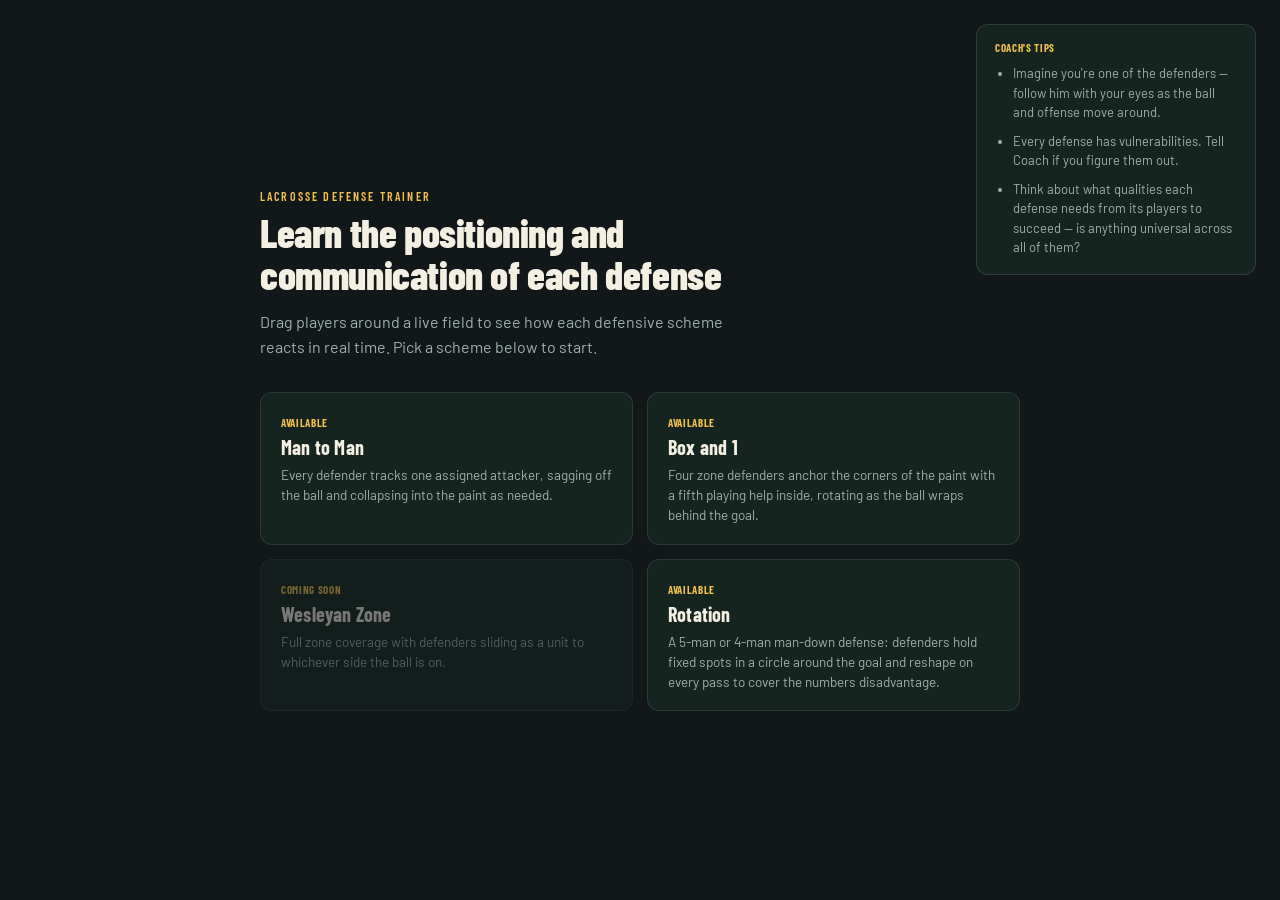
<file: index.html>
<!DOCTYPE html>
<html lang="en">
<head>
<meta charset="UTF-8">
<meta name="viewport" content="width=device-width, initial-scale=1.0">
<title>Defense Trainer</title>
<link rel="stylesheet" href="shared/style.css">
</head>
<body>

<div class="coach-tips">
  <span class="tag">Coach's Tips</span>
  <ul>
    <li>Imagine you're one of the defenders &mdash; follow him with your eyes as the ball and offense move around.</li>
    <li>Every defense has vulnerabilities. Tell Coach if you figure them out.</li>
    <li>Think about what qualities each defense needs from its players to succeed &mdash; is anything universal across all of them?</li>
  </ul>
</div>

<div class="home-wrap">
  <div class="home-card">
    <p class="home-eyebrow">Lacrosse Defense Trainer</p>
    <h1 class="home-title">Learn the positioning and<br>communication of each defense</h1>
    <p class="home-lede">Drag players around a live field to see how each defensive scheme reacts in real time. Pick a scheme below to start.</p>

    <div class="scheme-grid">
      <a class="scheme-card" href="man-to-man.html">
        <span class="tag">Available</span>
        <h2>Man to Man</h2>
        <p>Every defender tracks one assigned attacker, sagging off the ball and collapsing into the paint as needed.</p>
      </a>

      <a class="scheme-card" href="box-and-one.html">
        <span class="tag">Available</span>
        <h2>Box and 1</h2>
        <p>Four zone defenders anchor the corners of the paint with a fifth playing help inside, rotating as the ball wraps behind the goal.</p>
      </a>

      <a class="scheme-card disabled" href="#">
        <span class="tag">Coming soon</span>
        <h2>Wesleyan Zone</h2>
        <p>Full zone coverage with defenders sliding as a unit to whichever side the ball is on.</p>
      </a>

      <a class="scheme-card" href="rotation.html">
        <span class="tag">Available</span>
        <h2>Rotation</h2>
        <p>A 5-man or 4-man man-down defense: defenders hold fixed spots in a circle around the goal and reshape on every pass to cover the numbers disadvantage.</p>
      </a>
    </div>
  </div>
</div>

</body>
</html>
</file>
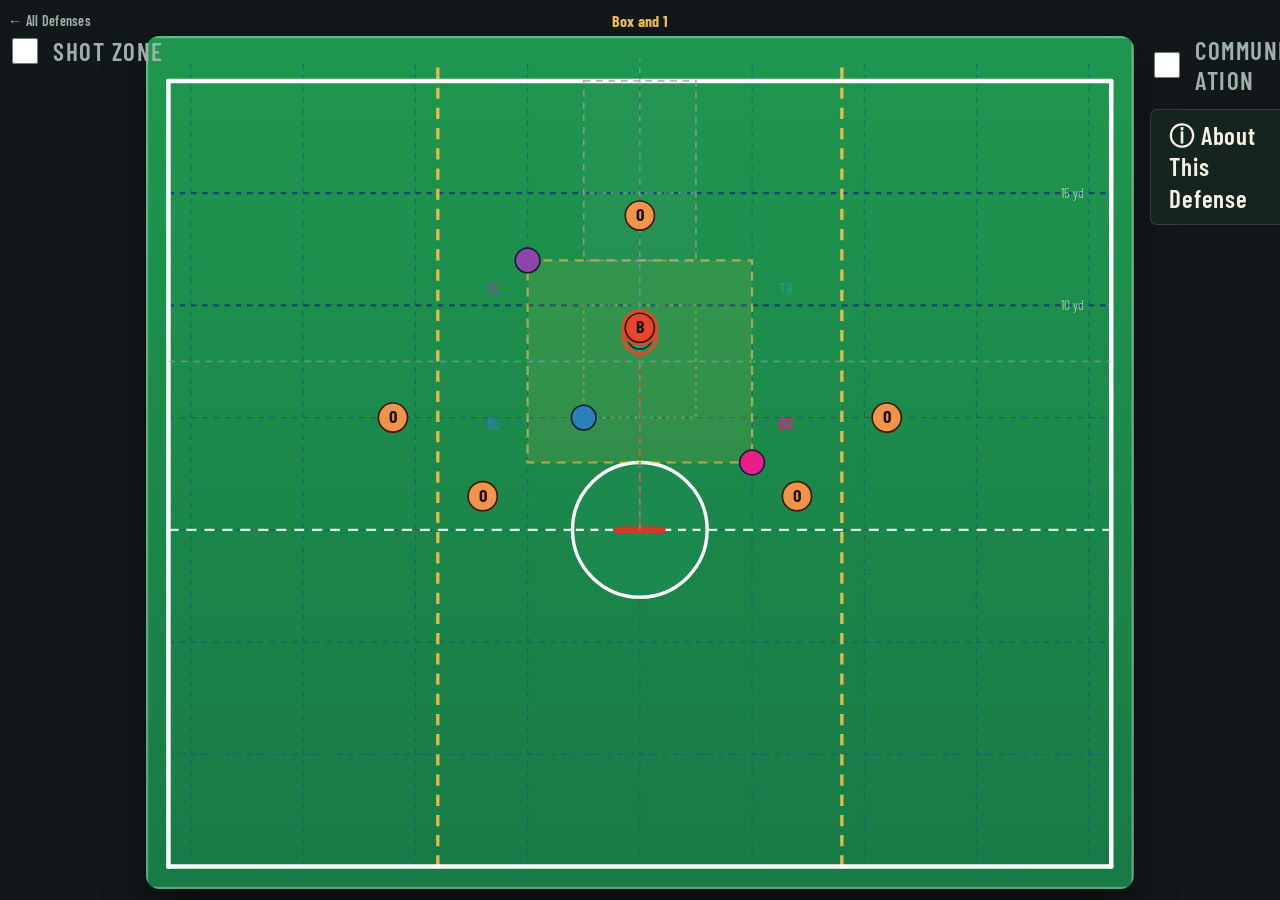
<file: box-and-one.html>
<!DOCTYPE html>
<html lang="en">
<head>
<meta charset="UTF-8">
<meta name="viewport" content="width=device-width, initial-scale=1.0">
<title>Box and 1 - Defense Trainer</title>
<link rel="stylesheet" href="shared/style.css">
</head>
<body>

<div class="app-minimal">
  <div class="field-card">
    <div class="field-title-row">
      <a href="index.html" class="back-link">&larr; All Defenses</a>
      <span class="scheme-label">Box and 1</span>
      <span></span>
    </div>
    <svg id="field" viewBox="0 0 880 760" xmlns="http://www.w3.org/2000/svg"></svg>
  </div>
  <div class="side-controls side-controls-left" id="leftControls">
    <label class="comm-toggle">
      <input type="checkbox" id="shotZoneToggle">
      <span>Shot Zone</span>
    </label>
  </div>
  <div class="side-controls side-controls-right" id="rightControls">
    <label class="comm-toggle">
      <input type="checkbox" id="commToggle">
      <span>Communication</span>
    </label>
    <button class="ctl info-toggle" id="infoToggle">&#9432; About This Defense</button>
  </div>
  <div class="info-panel" id="infoPanel">
    <div class="info-content" id="infoContent"></div>
    <div class="info-nav">
      <button id="infoPrev" aria-label="Previous">&larr; Back</button>
      <span class="info-page-indicator" id="infoPageIndicator">1 / 1</span>
      <button id="infoNext" aria-label="Next">Next &rarr;</button>
    </div>
  </div>
</div>

<script src="shared/defense-engine.js"></script>
<script>
(function(){
  const h = DefenseEngine.helpers;
  const { PAINT, INNER_BOX, paintMidY, GOAL, FIELD_X } = h;

  // ---------------- box-and-1 geometry ----------------
  // The "fan": 15 yd from goal, +/-60 deg off dead-center.
  const FAN_R = 15;
  const FAN_HALF_ANGLE = Math.PI/3; // 60 deg
  // A small FIXED separation, not a percentage - guarantees the on-ball defender is
  // never standing exactly on top of the ball carrier, without the visible shortfall
  // a proportional shrink causes at typical fan distances (an earlier version of
  // this used a 12% proportional reduction, which pulled the defender a yard or more
  // short of the true fan edge - obvious once the shot-zone shading gave a visual
  // reference to compare against). At 0.4 yd this barely reads at 10-15 yards out,
  // where it matters most, while still keeping the dots visibly separate up close.
  const ON_BALL_MIN_GAP = 0.4;
  function fanClamp(pt){
    const dx = pt.x-GOAL.x, dy = pt.y-GOAL.y;
    const r = Math.hypot(dx,dy);
    if(r < 0.0001) return {x:GOAL.x, y:GOAL.y};
    let angle = Math.atan2(dx, dy);
    angle = h.clamp(angle, -FAN_HALF_ANGLE, FAN_HALF_ANGLE);
    const cappedR = Math.min(r, FAN_R);
    const rc = Math.max(0, cappedR - ON_BALL_MIN_GAP);
    return { x: GOAL.x + rc*Math.sin(angle), y: GOAL.y + rc*Math.cos(angle) };
  }

  const BOX_TOP = 20; // the "top of box" boundary line - the offensive box's far edge
  const TOP_CENTER = { xHalf: INNER_BOX.xHalf, yNear: PAINT.yFar, yFar: BOX_TOP };

  // Each zone defender is hard-confined to their own rectangle.
  const ZONE_BOUNDS = {
    TL: { xMin:FIELD_X[0], xMax:0, yMin:paintMidY, yMax:FAN_R },
    TR: { xMin:0, xMax:FIELD_X[1], yMin:paintMidY, yMax:FAN_R },
    BL: { xMin:FIELD_X[0], xMax:0, yMin:PAINT.yNear, yMax:paintMidY },
    BR: { xMin:0, xMax:FIELD_X[1], yMin:PAINT.yNear, yMax:paintMidY }
  };
  function clampToZone(pos, key){
    const z = ZONE_BOUNDS[key];
    return { x: h.clamp(pos.x, z.xMin, z.xMax), y: h.clamp(pos.y, z.yMin, z.yMax) };
  }

  // Which quadrant of the whole offensive box a point falls in.
  function zoneOf(pt){
    if(pt.y > BOX_TOP) return 'outside';
    if(pt.y < 0) return 'behind';
    return (pt.y >= paintMidY) ? (pt.x < 0 ? 'TL' : 'TR') : (pt.x < 0 ? 'BL' : 'BR');
  }

  const DIAGONAL = { TL:'BR', TR:'BL', BL:'TR', BR:'TL' };

  // Fixed zone-topology adjacency for the RIGHT/LEFT communication calls. Each outer
  // zone's home position sits at a fixed angle around the goal, so the clockwise/
  // counter-clockwise order of the 4 corners never changes: BL -> TL -> TR -> BR ->
  // (back to BL). The on-ball defender faces the ball carrier, and RIGHT/LEFT are HIS
  // own right/left - the zone one step clockwise from him is "RIGHT," one step
  // counter-clockwise is "LEFT." Deliberately NOT based on current on-screen
  // x-position, which ties whenever two zones share a home x (TL and BL are both on
  // the left side) - this is the structurally fixed relationship between corners, so
  // it stays correct and consistent no matter where the ball currently is, and (since
  // the defensive rotation itself is just a shift around this same ring) it's also
  // invariant across rotations: whichever token is to a given token's right stays his
  // right, no matter how many times the defense has rotated.
  const RIGHT_OF_ROLE = { BL:'TL', TL:'TR', TR:'BR', BR:'BL' };
  const LEFT_OF_ROLE  = { BL:'BR', TL:'BL', TR:'TL', BR:'TR' };

  // ---------------- permanent rotation state ----------------
  // defenderRoles[i] = which zone role (TL/TR/BL/BR) defender token i currently plays.
  // Token identity (index, and therefore color) never changes - only its assignment does.
  let defenderRoles = ['TL', 'TR', 'BL', 'BR'];
  let prevBallZone = null;     // last zoneOf(ball), for edge-detecting zone transitions
  let rotationPending = false; // true while there's a live wrap threat (ball behind the
                                // goal, or just carried across) that hasn't rotated yet
  // Pass trigger window: the carrier has to be below GLE (behind the goal) and within
  // 1 yard of it - i.e. y in [-1, 0]. The carry-it-in trigger has no such limit; it
  // fires the instant the carrier, dragged, actually arrives in the bottom zone.
  const PASS_TRIGGER_MAX_DIST = 1;

  function resetRotationState(offense, ballIndex){
    defenderRoles = ['TL', 'TR', 'BL', 'BR'];
    rotationPending = false;
    prevBallZone = offense[ballIndex] ? zoneOf(offense[ballIndex]) : null;
  }

  // The one rotation rule, applied as a 4-cycle around the box:
  //   slide (opposite bottom) -> takes over ball-side bottom
  //   ball-side bottom (stayed home) -> becomes ball-side top
  //   ball-side top -> becomes opposite top
  //   opposite top -> drops to fill the vacated opposite bottom
  // This redefines each defender's permanent home zone, so it keeps chaining on
  // every subsequent crossing - it never resets back to the original TL/TR/BL/BR base.
  function applyRotation(side){
    const ballSideBottom = side === 'L' ? 'BL' : 'BR';
    const oppBottom      = side === 'L' ? 'BR' : 'BL';
    const ballSideTop    = side === 'L' ? 'TL' : 'TR';
    const oppTop         = side === 'L' ? 'TR' : 'TL';
    const nextRole = {};
    nextRole[oppBottom]      = ballSideBottom;
    nextRole[ballSideBottom] = ballSideTop;
    nextRole[ballSideTop]    = oppTop;
    nextRole[oppTop]         = oppBottom;
    defenderRoles = defenderRoles.map(r => nextRole[r] || r);
    rotationPending = false;
  }

  // Trigger 1 (live, automatic - no click needed): called every render. The moment a
  // carrier being dragged actually arrives in the ball-side bottom zone, the slide has
  // engaged him and the rotation fires immediately, mid-drag.
  function evaluateLiveRotation(offense, ballIndex){
    const newBallZone = zoneOf(offense[ballIndex]);

    if(newBallZone === 'behind'){
      rotationPending = true;
    } else if(newBallZone === 'outside'){
      rotationPending = false; // play moved away - this wrap threat is abandoned
    }

    if(rotationPending){
      const side = offense[ballIndex].x < 0 ? 'L' : 'R';
      const ballSideBottom = side === 'L' ? 'BL' : 'BR';
      if(newBallZone === ballSideBottom && prevBallZone !== ballSideBottom){
        applyRotation(side);
      }
    }

    prevBallZone = newBallZone;
  }

  // Trigger 2 (pass): fires the SAME rotation when the carrier - below GLE, within 1
  // yard of it - skips the ball to the off-ball attacker sitting in the opposite
  // bottom zone, beating the slide before it ever engages him directly.
  function maybeFirePassRotation(receiverIdx, offense, ballIndex){
    if(!rotationPending) return false;
    const carrier = offense[ballIndex];
    if(carrier.y > 0 || carrier.y < -PASS_TRIGGER_MAX_DIST) return false;
    const side = carrier.x < 0 ? 'L' : 'R';
    const oppBottom = side === 'L' ? 'BR' : 'BL';
    if(zoneOf(offense[receiverIdx]) === oppBottom){
      applyRotation(side);
      return true;
    }
    return false;
  }

  // ---------------- zone computation ----------------
  const BOX_AND_ONE_COLORS = ['#8e44ad', '#16a085', '#2980b9', '#e91e8c', '#f1c40f']; // TL, TR, BL, BR, Inside

  function computeBoxAndOne(offense, ballIndex){
    const ball = offense[ballIndex];
    const homes = {
      TL: {x:-PAINT.xHalf, y:PAINT.yFar},
      TR: {x: PAINT.xHalf, y:PAINT.yFar},
      BL: {x:-PAINT.xHalf, y:PAINT.yNear},
      BR: {x: PAINT.xHalf, y:PAINT.yNear}
    };
    const innerCorners = {
      TL: {x:-INNER_BOX.xHalf, y:INNER_BOX.yFar},
      TR: {x: INNER_BOX.xHalf, y:INNER_BOX.yFar},
      BL: {x:-INNER_BOX.xHalf, y:INNER_BOX.yNear},
      BR: {x: INNER_BOX.xHalf, y:INNER_BOX.yNear}
    };
    // Default: everyone sits home unless a rule below says otherwise.
    const targets = { TL:homes.TL, TR:homes.TR, BL:homes.BL, BR:homes.BR };
    const engaged = { TL:false, TR:false, BL:false, BR:false };
    // Which zone role, if any, is directly guarding the literal ball carrier - distinct
    // from `engaged`, since e.g. the ball-side-bottom defender during the 'behind'
    // approach is "engaged" but on an OFF-BALL mirror assignment, not the ball itself.
    // Used for the "BALL" communication call.
    let onBallRole = null;
    // True specifically when the ball is in the top-center lane and the inside
    // defender has picked it up directly - none of the 4 outer zones are "on the
    // ball" in that case, but TL/TR still flank him and should call LEFT/RIGHT.
    let insideHasBallInTopCenter = false;

    const occupants = offense.filter(o => h.inPaint(o));
    const multiplePaint = occupants.length > 1;
    const inTopCenter = Math.abs(ball.x) <= TOP_CENTER.xHalf && ball.y > TOP_CENTER.yNear && ball.y <= TOP_CENTER.yFar;
    const ballZone = zoneOf(ball);

    if(ballZone === 'outside'){
      // Ball is beyond the top of the box - nobody responds to it. Everyone stays home.
    } else if(ballZone === 'behind'){
      // ROTATION: as the ball approaches GLE from behind the goal, the defense rotates
      // so that by the moment it crosses (y=0) everyone is already in the "engaging at
      // the bottom of the paint" configuration - not after.
      const side = ball.x < 0 ? 'L' : 'R';
      const ROTATE_DEPTH = 3; // yards behind GLE over which the rotation plays out
      const t = h.clamp((ball.y + ROTATE_DEPTH) / ROTATE_DEPTH, 0, 1); // 0 = deep behind, 1 = at GLE
      const ballSideBottom = side === 'L' ? 'BL' : 'BR';
      const oppBottom      = side === 'L' ? 'BR' : 'BL';
      const ballSideTop     = side === 'L' ? 'TL' : 'TR';
      const oppTop          = side === 'L' ? 'TR' : 'TL';

      // Ball-side bottom defender: stays on the off-ball attacker on his side of the
      // field who is above GLE, mirroring their depth. Restricted to y >= 0 (above
      // GLE) - only counting attackers actually in front of the goal, not anyone else
      // who might also be behind it - and picks whichever qualifying attacker sits
      // lowest (closest to the goal), since that's the one actually in the low zone.
      // Picking by lowest y instead of overall distance-to-origin is what fixes the
      // "sometimes mirrors the wrong guy" glitch: with a wing player and a low
      // attackman both on the same side, a combined x+y distance score can flip
      // between them depending on how wide the wing player is standing, even though
      // the low attackman is always the correct one to mirror.
      {
        const zoneMates = offense.filter((o,i) => i !== ballIndex && o.y >= 0 && (side === 'L' ? o.x < 0 : o.x >= 0));
        if(zoneMates.length > 0){
          let best = null, bestY = Infinity;
          zoneMates.forEach(o=>{
            if(o.y < bestY){ bestY = o.y; best = o; }
          });
          targets[ballSideBottom] = clampToZone({ x: homes[ballSideBottom].x, y: best.y }, ballSideBottom);
          engaged[ballSideBottom] = true;
        }
      }
      // Opposite bottom defender: rotates over from his home corner toward bottom-center
      // of the paint, looking to engage the ball carrier there. This is the defender
      // actually closing on the literal ball, so he's the one who calls "BALL" once
      // he's meaningfully underway.
      {
        const homeX = homes[oppBottom].x;
        const p = h.lerp({x:homeX, y:PAINT.yNear}, {x:0, y:PAINT.yNear}, t);
        targets[oppBottom] = clampToZone(p, oppBottom);
        engaged[oppBottom] = t > 0.02;
        if(engaged[oppBottom]) onBallRole = oppBottom;
      }
      // Ball-side top defender: rotates in sync, from his inner-box corner over to where
      // the TL/TR split line meets the top of the inner box.
      {
        const p = h.lerp(innerCorners[ballSideTop], {x:0, y:INNER_BOX.yFar}, t);
        targets[ballSideTop] = clampToZone(p, ballSideTop);
      }
      // Opposite top defender: rotates in sync, down from his inner-box corner to where
      // the top/bottom split line meets his side of the inner box.
      {
        const ownSideX = oppTop === 'TR' ? INNER_BOX.xHalf : -INNER_BOX.xHalf;
        const p = h.lerp(innerCorners[oppTop], {x:ownSideX, y:paintMidY}, t);
        targets[oppTop] = clampToZone(p, oppTop);
      }
    } else if(inTopCenter && !multiplePaint){
      // Top-center lane is the inside defender's alone - all 4 outer defenders pinch
      // to the corners of the inner box. TL and TR still flank him though, so they
      // call LEFT/RIGHT off the inside defender's own on-ball status (see below) -
      // BL and BR are far enough away that they stay on the generic TWO call.
      targets.TL = innerCorners.TL;
      targets.TR = innerCorners.TR;
      targets.BL = innerCorners.BL;
      targets.BR = innerCorners.BR;
      insideHasBallInTopCenter = true;
    } else {
      // Normal case: the ball carrier's zone defender engages, and the diagonally
      // opposite defender pinches in to the inner box's matching corner.
      targets[ballZone] = clampToZone(fanClamp(ball), ballZone);
      engaged[ballZone] = true;
      onBallRole = ballZone;
      const diag = DIAGONAL[ballZone];
      targets[diag] = innerCorners[diag];
    }

    // Attacking a static box-and-1 with two attackers in the paint is a real structural
    // problem for this scheme - the standard zone logic above reacts to the BALL, which
    // can leave an outer defender's own zone-mate wide open if the ball is elsewhere.
    // This isn't a fix so much as an acknowledgment: when the paint is crowded, any
    // outer zone whose own half of the paint holds exactly one off-ball attacker shades
    // directly toward him - tighter, more man-like - while still clamped to his zone
    // (clampToZone below), never abandoning zone principles outright. The zone
    // currently on the literal ball is left alone; this only applies to the others.
    if(multiplePaint){
      ['TL','TR','BL','BR'].forEach(role => {
        if(role === onBallRole) return;
        const zoneOccupants = occupants.filter(o => o !== ball && zoneOf(o) === role);
        if(zoneOccupants.length === 1){
          targets[role] = clampToZone({ x: zoneOccupants[0].x, y: zoneOccupants[0].y }, role);
          engaged[role] = true;
        }
      });
    }

    // Inside (help/lock-off) defender.
    let insideTarget, insideEngaged, insideCall;

    if(multiplePaint){
      insideTarget = {
        x: occupants.reduce((s,o)=>s+o.x,0)/occupants.length,
        y: occupants.reduce((s,o)=>s+o.y,0)/occupants.length
      };
      insideEngaged = true;
      insideCall = ''; // covering multiple paint attackers - stays silent
    } else if(inTopCenter){
      insideTarget = { x: h.clamp(ball.x, -TOP_CENTER.xHalf, TOP_CENTER.xHalf), y: Math.min(ball.y, FAN_R) };
      insideEngaged = true;
      insideCall = 'BALL'; // he's the one directly on the ball carrier here
    } else if(occupants.length === 1){
      const p = occupants[0];
      const dAB = h.dist(p, ball);
      if(dAB < 0.05){
        insideTarget = {x:p.x, y:p.y};
      } else {
        const dir = {x:(ball.x-p.x)/dAB, y:(ball.y-p.y)/dAB};
        const d = Math.min(1.1, dAB*0.45);
        insideTarget = {x:p.x+dir.x*d, y:p.y+dir.y*d};
      }
      insideEngaged = true;
      // The sole paint occupant might be the ball carrier himself (ball dragged into
      // the paint) - if so, he's on the ball. Otherwise it's an off-ball attacker in
      // the paint, and per the rule, the inside defender stays silent covering him.
      insideCall = (p === ball) ? 'BALL' : '';
    } else {
      insideTarget = {x:0, y:paintMidY};
      insideEngaged = false;
      insideCall = '';
    }

    // Communication calls for the 4 outer zone defenders (box-and-1 never calls "HOT" -
    // that's man-to-man only). Whichever token currently holds onBallRole calls "BALL";
    // its two RIGHT_OF_ROLE/LEFT_OF_ROLE neighbors call "RIGHT"/"LEFT"; everyone else -
    // effectively always sagging/zoning in this scheme - calls "TWO". When the INSIDE
    // defender is the one on the ball instead (top-center lane), no outer zone is
    // "onBallRole" - but TL/TR still flank him, so they get RIGHT_OF_ROLE/LEFT_OF_ROLE
    // treatment relative to TR (his natural right-side neighbor in the same fixed ring).
    const onBallTokenIdx = onBallRole ? defenderRoles.indexOf(onBallRole) : null;
    let rightIdx = onBallRole ? defenderRoles.indexOf(RIGHT_OF_ROLE[onBallRole]) : null;
    let leftIdx  = onBallRole ? defenderRoles.indexOf(LEFT_OF_ROLE[onBallRole])  : null;
    if(insideHasBallInTopCenter){
      rightIdx = defenderRoles.indexOf('TR');
      leftIdx  = defenderRoles.indexOf('TL');
    }
    const outerCalls = defenderRoles.map((role, i) => {
      if(i === onBallTokenIdx) return 'BALL';
      if(i === rightIdx) return 'RIGHT';
      if(i === leftIdx) return 'LEFT';
      return 'TWO';
    });

    // Map each defender TOKEN (fixed index 0-3, fixed color) to whatever zone role it
    // currently holds, per the permanent rotation state - not the fixed TL/TR/BL/BR order.
    const result = defenderRoles.map((role,i) => ({ pos: targets[role], engaged: engaged[role], color: BOX_AND_ONE_COLORS[i], call: outerCalls[i] }));
    result.push({ pos: insideTarget, engaged: insideEngaged, color: BOX_AND_ONE_COLORS[4], call: insideCall });
    // No box-and-1 defender ever plays below the bottom edge of the paint.
    result.forEach(d => { d.pos = {x:d.pos.x, y:Math.max(d.pos.y, PAINT.yNear)}; });
    return result;
  }

  // ---------------- zone overlay (lines + labels) ----------------
  function renderZoneOverlay(zoneLayer){
    const ZC = { TL:'#8e44ad', TR:'#16a085', BL:'#2980b9', BR:'#e91e8c' };
    const GRAY = '#9aa0a6';
    const lineOpts = { stroke:GRAY, 'stroke-width':1.5, 'stroke-dasharray':'6 5', opacity:0.6 };

    // left/right split (x = 0), from the goal out to the top of the box
    {
      const p1 = h.toPx({x:0, y:0}), p2 = h.toPx({x:0, y:h.FIELD_Y[1]});
      zoneLayer.appendChild(h.el('line', {x1:p1.x,y1:p1.y,x2:p2.x,y2:p2.y, ...lineOpts}));
    }
    // top/bottom split (y = paint mid)
    {
      const p1 = h.toPx({x:FIELD_X[0], y:paintMidY}), p2 = h.toPx({x:FIELD_X[1], y:paintMidY});
      zoneLayer.appendChild(h.el('line', {x1:p1.x,y1:p1.y,x2:p2.x,y2:p2.y, ...lineOpts}));
    }
    // top-center lane (inside defender's exclusive turf, unless the paint is crowded)
    {
      const tl = h.toPx({x:-TOP_CENTER.xHalf, y:TOP_CENTER.yFar});
      const br = h.toPx({x:TOP_CENTER.xHalf, y:TOP_CENTER.yNear});
      zoneLayer.appendChild(h.el('rect', {
        x:tl.x, y:tl.y, width:(br.x-tl.x), height:(br.y-tl.y),
        fill:'rgba(154,160,166,0.08)', stroke:GRAY, 'stroke-width':1.5, 'stroke-dasharray':'6 5', opacity:0.75
      }));
      const capL = h.toPx({x:-TOP_CENTER.xHalf, y:FAN_R}), capR = h.toPx({x:TOP_CENTER.xHalf, y:FAN_R});
      zoneLayer.appendChild(h.el('line', {
        x1:capL.x, y1:capL.y, x2:capR.x, y2:capR.y,
        stroke:GRAY, 'stroke-width':1, 'stroke-dasharray':'2 4', opacity:0.9
      }));
    }
    // zone labels
    const labelPts = [
      {t:'TL', x:-PAINT.xHalf-1.5, y:paintMidY+3, c:ZC.TL},
      {t:'TR', x: PAINT.xHalf+1.5, y:paintMidY+3, c:ZC.TR},
      {t:'BL', x:-PAINT.xHalf-1.5, y:paintMidY-3, c:ZC.BL},
      {t:'BR', x: PAINT.xHalf+1.5, y:paintMidY-3, c:ZC.BR}
    ];
    labelPts.forEach(lp=>{
      const p = h.toPx({x:lp.x, y:lp.y});
      const t = h.el('text', {
        x:p.x, y:p.y, 'text-anchor':'middle', 'font-size':'13', fill:lp.c,
        'font-family':"'Barlow Condensed', sans-serif", 'font-weight':'700', opacity:0.85
      });
      t.textContent = lp.t;
      zoneLayer.appendChild(t);
    });
  }

  DefenseEngine.init({
    initialOffense: [
      {x:0,   y:9},   // top-center attacker (default: has the ball)
      {x:-11, y:5},   // left wing
      {x:11,  y:5},   // right wing
      {x:-7,  y:1.5}, // low / X attackman
      {x:7,   y:1.5}, // low attackman, opposite side
      {x:0,   y:14}   // top attackman
    ],
    initialBallIndex: 0,
    attackerCount: { adjustable: false }, // always 6v5

    onBeforeRender(offense, ballIndex){
      evaluateLiveRotation(offense, ballIndex);
    },
    onPass(newIdx, offense, ballIndex){
      const fired = maybeFirePassRotation(newIdx, offense, ballIndex);
      if(!fired){
        // Any pass that doesn't itself trigger the rotation ends this wrap sequence -
        // the ball has moved on to a player who never wrapped it himself.
        rotationPending = false;
      }
      // A pass is an instantaneous possession change, not a drag. Resync tracking to
      // the receiver's current zone so trigger 1's live edge-detection - which runs on
      // the very next render, now using the receiver's position as "the ball" - can't
      // mistake that teleport for "just arrived here by carrying it in." Without this,
      // a receiver who merely happens to already be standing in a bottom zone fires
      // trigger 1 on the next frame regardless of the pass's own distance check.
      prevBallZone = zoneOf(offense[newIdx]);
    },
    onReset(offense, ballIndex){
      resetRotationState(offense, ballIndex);
    },
    drawZoneOverlay(zoneLayer){
      renderZoneOverlay(zoneLayer);
    },
    computeDefenders(offense, ballIndex){
      return computeBoxAndOne(offense, ballIndex);
    }
  });

  // ---------------- info panel: compact, one bullet at a time ----------------
  const INFO_SLIDES = [
    "Four defenders anchor the corners of the paint like a box; a fifth floats inside to help. The corner four guard <i>spots</i>, not men &mdash; it's a zone.",
    "<b>Corners of the box:</b> if the ball is in your quadrant, step out to challenge the ball &mdash; not further than a 15 yard shot, and not to a spot where the goal appears less than 2 feet wide to the shooter. The defender diagonally across from the on-ball defender (opposite corner) pinches inward toward the middle of the paint to help, since that's the furthest-away, least-urgent spot right now.",
    "<b>The inside defender:</b> collapses to help on whoever's in the paint, splitting attention if there's more than one. If the ball itself comes into the lane top center above the paint, he steps up and takes the ball carrier directly.",
    "<b>The rotation:</b> if the ball carrier wraps behind the goal and gets picked up by the slide &mdash; or skips the pass to the far low man before that happens &mdash; the whole box rotates one corner over. That's permanent, not temporary, and it keeps chaining every time it happens again.",
    "<b>Communication:</b> same BALL/RIGHT/LEFT/TWO idea as man-to-man, but no <b>HOT</b> &mdash; because we are not sliding from the paint the way man-to-man does. The inside defender stays silent unless he's the one directly on the ball."
  ];
  const infoToggle = document.getElementById('infoToggle');
  const infoPanel = document.getElementById('infoPanel');
  const infoContent = document.getElementById('infoContent');
  const infoPrev = document.getElementById('infoPrev');
  const infoNext = document.getElementById('infoNext');
  const infoPageIndicator = document.getElementById('infoPageIndicator');
  let infoIndex = 0;

  function renderInfoSlide(){
    infoContent.innerHTML = INFO_SLIDES[infoIndex];
    infoPageIndicator.textContent = (infoIndex + 1) + ' / ' + INFO_SLIDES.length;
    infoPrev.disabled = infoIndex === 0;
    infoNext.disabled = infoIndex === INFO_SLIDES.length - 1;
  }
  infoPrev.addEventListener('click', () => { if(infoIndex > 0){ infoIndex--; renderInfoSlide(); } });
  infoNext.addEventListener('click', () => { if(infoIndex < INFO_SLIDES.length - 1){ infoIndex++; renderInfoSlide(); } });

  // Positioned via JS to sit just to the right of the field's ACTUAL rendered box -
  // not a guess based on layout, the real measured position - and kept outside
  // field-card in the DOM entirely, so the engine's fit-to-container sizing never
  // sees it and the field never shrinks when this opens. Clamped so it can't run off
  // the right edge of the window on a narrower laptop screen.
  function positionInfoPanel(){
    const svgRect = document.getElementById('field').getBoundingClientRect();
    const gap = 16, rightMargin = 8;
    // Derive the panel's width from whatever space is actually available next to
    // the field, rather than picking one fixed value that's a compromise on some
    // window sizes and wasted space on others - clamped to a sensible readable
    // range (150-260px) so it's never uselessly narrow or absurdly wide.
    const availableSlack = window.innerWidth - svgRect.right - gap - rightMargin;
    const panelWidth = Math.max(150, Math.min(260, availableSlack));
    infoPanel.style.width = panelWidth + 'px';
    infoPanel.style.left = (svgRect.right + gap) + 'px';
    // Sits directly below the Communication/About-This-Defense control stack on the
    // right side, not at the very top of the field, so it never overlaps them.
    const topOffset = svgRect.top + rightControls.offsetHeight + gap;
    infoPanel.style.top = topOffset + 'px';

    // Height is fixed to fit the TALLEST bullet at this width, plus a little
    // breathing room - not matched to the field's (much taller) height. That way
    // every bullet fits the same box, so paging through never resizes the panel,
    // without leaving a lot of empty space under the shorter ones either. Has to be
    // re-measured whenever the width changes, since narrower text wraps into more
    // lines and needs more height.
    const savedHTML = infoContent.innerHTML;
    infoPanel.style.height = 'auto';
    let tallest = 0;
    INFO_SLIDES.forEach(slide => {
      infoContent.innerHTML = slide;
      tallest = Math.max(tallest, infoPanel.offsetHeight);
    });
    infoContent.innerHTML = savedHTML;
    const maxAvailable = svgRect.top + svgRect.height - topOffset;
    const finalHeight = Math.min(tallest + 36, maxAvailable);
    infoPanel.style.height = finalHeight + 'px';
  }

  // The Shot Zone toggle (left) and the Communication/About-This-Defense stack
  // (right) are positioned the same way as the info panel - measured against the
  // field's real box, kept outside field-card's layout entirely, so none of this
  // ever affects the field's own size. Unlike the info panel these are always
  // visible, so they're positioned immediately on load, not just when toggled.
  const leftControls = document.getElementById('leftControls');
  const rightControls = document.getElementById('rightControls');
  function positionSideControls(){
    const svgRect = document.getElementById('field').getBoundingClientRect();
    const gap = 16, margin = 8;

    // Right stack's width is derived from the same available-slack calculation the
    // info panel already uses, for the same reason: a fixed width is a compromise
    // on some window sizes and an overflow risk on others. Without this, "About
    // This Defense" at double size is wide enough to run off the right edge of the
    // window on a fairly ordinary laptop width - confirmed by testing, not a
    // hypothetical. Text wraps onto a second line instead of overflowing.
    const rightSlack = window.innerWidth - svgRect.right - gap - margin;
    const rightWidth = Math.max(150, Math.min(260, rightSlack));
    rightControls.style.width = rightWidth + 'px';
    rightControls.style.left = (svgRect.right + gap) + 'px';
    rightControls.style.top = svgRect.top + 'px';

    const leftWidth = leftControls.offsetWidth;
    leftControls.style.left = Math.max(margin, svgRect.left - leftWidth - gap) + 'px';
    leftControls.style.top = svgRect.top + 'px';
  }

  infoToggle.addEventListener('click', () => {
    infoPanel.classList.toggle('open');
    if(infoPanel.classList.contains('open')){
      infoIndex = 0;
      renderInfoSlide();
      positionInfoPanel();
    }
  });
  window.addEventListener('resize', () => {
    positionSideControls();
    if(infoPanel.classList.contains('open')) positionInfoPanel();
  });
  positionSideControls();
})();
</script>
</body>
</html>
</file>
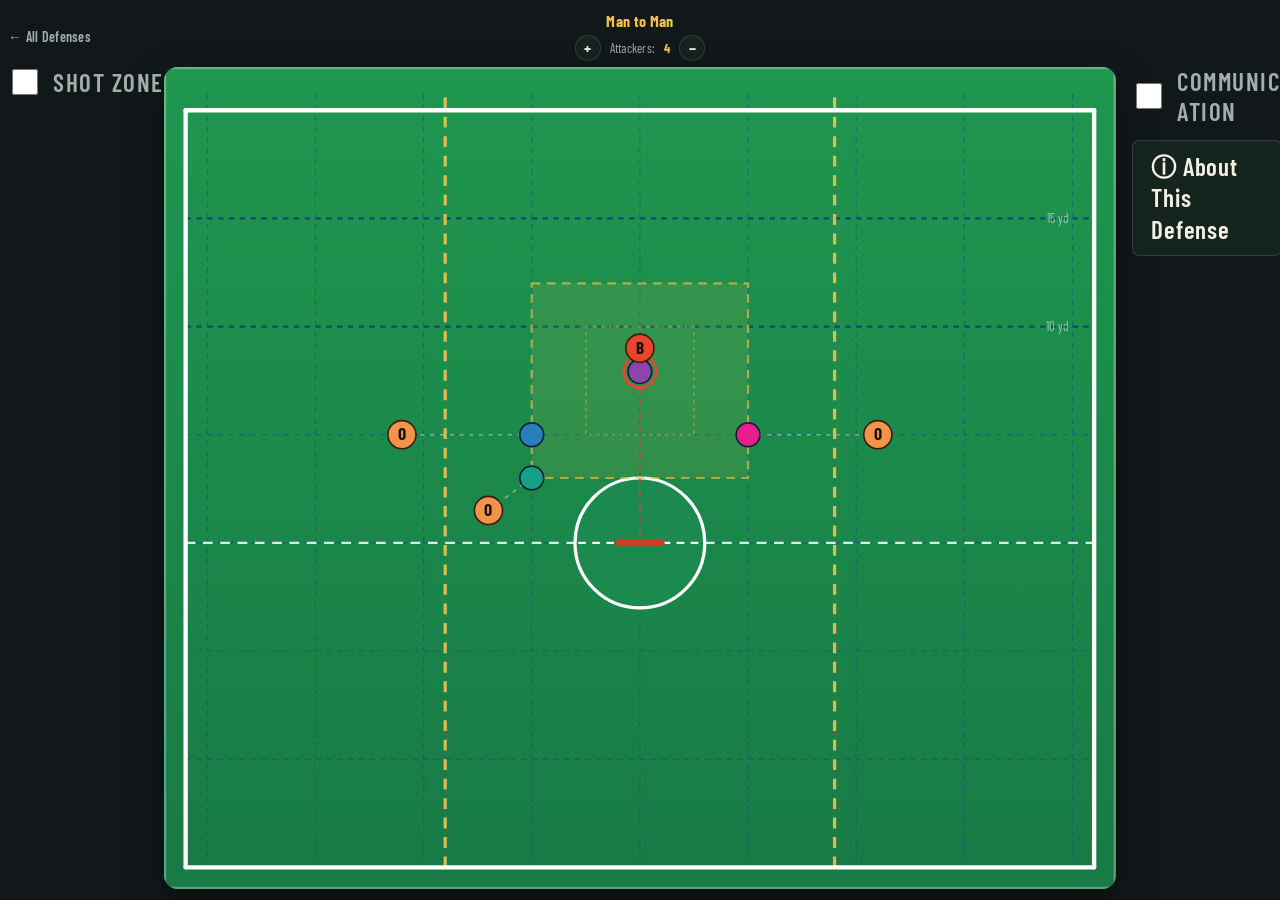
<file: man-to-man.html>
<!DOCTYPE html>
<html lang="en">
<head>
<meta charset="UTF-8">
<meta name="viewport" content="width=device-width, initial-scale=1.0">
<title>Man to Man - Defense Trainer</title>
<link rel="stylesheet" href="shared/style.css">
</head>
<body>

<div class="app-minimal">
  <div class="field-card">
    <div class="field-title-row">
      <a href="index.html" class="back-link">&larr; All Defenses</a>
      <span class="scheme-label-stack">
        <span class="scheme-label">Man to Man</span>
        <span class="attacker-counter">
          <button class="ctl round" id="addBtn" aria-label="Add attacker">+</button>
          Attackers: <b id="countLabel">4</b>
          <button class="ctl round" id="removeBtn" aria-label="Remove attacker">&minus;</button>
        </span>
      </span>
      <span></span>
    </div>
    <svg id="field" viewBox="0 0 880 760" xmlns="http://www.w3.org/2000/svg"></svg>
  </div>
  <div class="side-controls side-controls-left" id="leftControls">
    <label class="comm-toggle">
      <input type="checkbox" id="shotZoneToggle">
      <span>Shot Zone</span>
    </label>
  </div>
  <div class="side-controls side-controls-right" id="rightControls">
    <label class="comm-toggle">
      <input type="checkbox" id="commToggle">
      <span>Communication</span>
    </label>
    <button class="ctl info-toggle" id="infoToggle">&#9432; About This Defense</button>
  </div>
  <div class="info-panel" id="infoPanel">
    <div class="info-content" id="infoContent"></div>
    <div class="info-nav">
      <button id="infoPrev" aria-label="Previous">&larr; Back</button>
      <span class="info-page-indicator" id="infoPageIndicator">1 / 1</span>
      <button id="infoNext" aria-label="Next">Next &rarr;</button>
    </div>
  </div>
</div>

<script src="shared/defense-engine.js"></script>
<script>
(function(){
  const h = DefenseEngine.helpers;

  // ---------------- man-to-man rules ----------------
  const SAG_RANGE = 16;
  const MIN_SAG = 0.12;
  const MAX_SAG = 0.72;
  const FAR_THRESHOLD = 20; // yd from ball -> collapse to the inner box instead of the paint edge

  // Fixed per-defender colors, same principle as Box and 1 and Rotation: each
  // defender keeps a consistent, distinct color so a player's eye can track a
  // specific defender as the offense gets dragged around, rather than every
  // defender being the same blue. Index-aligned with offense/attacker count
  // (2-6), since man-to-man assigns defender i to attacker i directly.
  const DEFENDER_COLORS = ['#8e44ad', '#2980b9', '#e91e8c', '#16a085', '#f1c40f', '#95a5a6'];

  function computeManDefender(attacker, ball, isOnBall){
    let target;

    if(isOnBall){
      // On-ball defender: play the ball-you-goal line, tight pressure.
      const t = h.clamp(h.dist(attacker, ball) / SAG_RANGE, 0, 1);
      const sag = MIN_SAG + (MAX_SAG-MIN_SAG)*t;
      target = h.lerp(attacker, h.GOAL, sag);
    } else if(h.inPaint(attacker)){
      // Paint rule: play right next to your player, positioned between them and the ball.
      const dAB = h.dist(attacker, ball);
      const tightDist = 1.1; // yards off their hip
      if(dAB < 0.05){
        target = {x:attacker.x, y:attacker.y};
      } else {
        const dir = {x:(ball.x-attacker.x)/dAB, y:(ball.y-attacker.y)/dAB};
        const d = Math.min(tightDist, dAB*0.45);
        target = {x: attacker.x + dir.x*d, y: attacker.y + dir.y*d};
      }
    } else {
      // Off-ball, outside the paint: sag to the nearest edge of the paint (minimum).
      // Beyond 20 yd from the ball, collapse further to the inner 5x5 yd box.
      const dBallMan = h.dist(attacker, ball);
      if(dBallMan > FAR_THRESHOLD){
        target = h.nearestRectPoint(attacker, h.INNER_BOX);
      } else {
        target = h.nearestRectPoint(attacker, h.PAINT);
      }
    }

    // defenders are allowed inside the crease (only offensive players are restricted there)
    target.x = h.clamp(target.x, h.FIELD_X[0]+1, h.FIELD_X[1]-1);
    target.y = h.clamp(target.y, h.FIELD_Y[0]+1, h.FIELD_Y[1]-1);
    return target;
  }

  DefenseEngine.init({
    initialOffense: [
      {x:0,  y:9},   // top-center attacker (default: has the ball)
      {x:-11, y:5},  // left wing
      {x:11,  y:5},  // right wing
      {x:-7,  y:1.5} // low / X attackman
    ],
    initialBallIndex: 0,
    attackerCount: { adjustable: true, min: 2, max: 6 },
    defaultDefenderColor: '#2f9bd6',

    computeDefenders(offense, ballIndex){
      const ball = offense[ballIndex];
      const positions = offense.map((a,i) => computeManDefender(a, ball, i === ballIndex));

      // Communication calls.
      // - On-ball defender: "BALL".
      // - RIGHT/LEFT represent the on-ball defender's OWN right/left as he faces the
      //   ball carrier - the defender covering the next off-ball attacker clockwise
      //   around the goal from the ball carrier is "RIGHT," counter-clockwise is
      //   "LEFT." This only ever considers attackers OUTSIDE the paint - a paint
      //   attacker is never selected as a neighbor, and the ring naturally skips past
      //   him to find the next qualifying one instead.
      // - A defender covering an attacker who is actually in the paint calls "HOT" -
      //   unless more than one defender is covering a paint attacker, in which case
      //   only whichever one is closest to the ball says "HOT" and the rest say "TWO".
      // - Anyone else off-ball, sagging (not in the paint themselves): "TWO".
      const ringOwners = [];
      const ringPoints = [];
      offense.forEach((a,i) => {
        if(i === ballIndex || !h.inPaint(a)){
          ringOwners.push(i);
          ringPoints.push(a);
        }
      });
      const ballRingPos = ringOwners.indexOf(ballIndex);
      const { cwIdx, ccwIdx } = h.findRingNeighbors(ringPoints, ballRingPos);
      const rightIdx = (cwIdx !== null) ? ringOwners[cwIdx] : null;
      const leftIdx = (ccwIdx !== null) ? ringOwners[ccwIdx] : null;

      const paintCoverers = [];
      offense.forEach((a,i) => { if(i !== ballIndex && h.inPaint(a)) paintCoverers.push(i); });
      let hotIdx = null, hotDist = Infinity;
      paintCoverers.forEach(i => {
        const d = h.dist(offense[i], ball);
        if(d < hotDist){ hotDist = d; hotIdx = i; }
      });

      return offense.map((a,i) => {
        let call;
        if(i === ballIndex) call = 'BALL';
        else if(i === rightIdx) call = 'RIGHT';
        else if(i === leftIdx) call = 'LEFT';
        else if(h.inPaint(a)) call = (i === hotIdx) ? 'HOT' : 'TWO';
        else call = 'TWO';

        return { pos: positions[i], engaged: i === ballIndex, call, color: DEFENDER_COLORS[i] };
      });
    },

    // denial lanes: defender -> their own man, for teaching cue
    drawLanes(laneLayer, defenders, offense){
      defenders.forEach((d,i)=>{
        const p1 = h.toPx(d.pos), p2 = h.toPx(offense[i]);
        laneLayer.appendChild(h.el('line', {
          x1:p1.x,y1:p1.y,x2:p2.x,y2:p2.y,
          stroke:'rgba(255,255,255,0.4)', 'stroke-width':1.5, 'stroke-dasharray':'4 5'
        }));
      });
    }
  });

  // ---------------- info panel: compact, one bullet at a time ----------------
  const INFO_SLIDES = [
    "Every defender guards one specific attacker, wherever he goes.",
    "<b>Positioning:</b> play \"ball-you-goal\" &mdash; stay on the line between your man and the goal, sagging closer to the goal as the ball gets farther from your man.",
    "<b>If your man's in the paint:</b> play him tight, right on his hip, in the passing lane &mdash; don't sag off him just because the ball is elsewhere.",
    "<b>If your man's off-ball and outside the paint:</b> sag off him toward the middle to help protect the paint.",
    "<b>Communication:</b> on-ball defender calls <b>BALL</b>. His two adjacent neighbors around the clock call <b>RIGHT</b> and <b>LEFT</b>. If an off-ball defender's man is in the paint, he will call <b>HOT</b> if he is closest to the ball and <b>TWO</b> if he is not. Everyone else who is not adjacent or covering a man in the paint will call <b>TWO</b>."
  ];
  const infoToggle = document.getElementById('infoToggle');
  const infoPanel = document.getElementById('infoPanel');
  const infoContent = document.getElementById('infoContent');
  const infoPrev = document.getElementById('infoPrev');
  const infoNext = document.getElementById('infoNext');
  const infoPageIndicator = document.getElementById('infoPageIndicator');
  let infoIndex = 0;

  function renderInfoSlide(){
    infoContent.innerHTML = INFO_SLIDES[infoIndex];
    infoPageIndicator.textContent = (infoIndex + 1) + ' / ' + INFO_SLIDES.length;
    infoPrev.disabled = infoIndex === 0;
    infoNext.disabled = infoIndex === INFO_SLIDES.length - 1;
  }
  infoPrev.addEventListener('click', () => { if(infoIndex > 0){ infoIndex--; renderInfoSlide(); } });
  infoNext.addEventListener('click', () => { if(infoIndex < INFO_SLIDES.length - 1){ infoIndex++; renderInfoSlide(); } });

  // Positioned via JS to sit just to the right of the field's ACTUAL rendered box -
  // not a guess based on layout, the real measured position - and kept outside
  // field-card in the DOM entirely, so the engine's fit-to-container sizing never
  // sees it and the field never shrinks when this opens. Clamped so it can't run off
  // the right edge of the window on a narrower laptop screen.
  function positionInfoPanel(){
    const svgRect = document.getElementById('field').getBoundingClientRect();
    const gap = 16, rightMargin = 8;
    // Derive the panel's width from whatever space is actually available next to
    // the field, rather than picking one fixed value that's a compromise on some
    // window sizes and wasted space on others - clamped to a sensible readable
    // range (150-260px) so it's never uselessly narrow or absurdly wide.
    const availableSlack = window.innerWidth - svgRect.right - gap - rightMargin;
    const panelWidth = Math.max(150, Math.min(260, availableSlack));
    infoPanel.style.width = panelWidth + 'px';
    infoPanel.style.left = (svgRect.right + gap) + 'px';
    // Sits directly below the Communication/About-This-Defense control stack on the
    // right side, not at the very top of the field, so it never overlaps them.
    const topOffset = svgRect.top + rightControls.offsetHeight + gap;
    infoPanel.style.top = topOffset + 'px';

    // Height is fixed to fit the TALLEST bullet at this width, plus a little
    // breathing room - not matched to the field's (much taller) height. That way
    // every bullet fits the same box, so paging through never resizes the panel,
    // without leaving a lot of empty space under the shorter ones either. Has to be
    // re-measured whenever the width changes, since narrower text wraps into more
    // lines and needs more height.
    const savedHTML = infoContent.innerHTML;
    infoPanel.style.height = 'auto';
    let tallest = 0;
    INFO_SLIDES.forEach(slide => {
      infoContent.innerHTML = slide;
      tallest = Math.max(tallest, infoPanel.offsetHeight);
    });
    infoContent.innerHTML = savedHTML;
    const maxAvailable = svgRect.top + svgRect.height - topOffset;
    const finalHeight = Math.min(tallest + 36, maxAvailable);
    infoPanel.style.height = finalHeight + 'px';
  }

  // The Shot Zone toggle (left) and the Communication/About-This-Defense stack
  // (right) are positioned the same way as the info panel - measured against the
  // field's real box, kept outside field-card's layout entirely, so none of this
  // ever affects the field's own size. Unlike the info panel these are always
  // visible, so they're positioned immediately on load, not just when toggled.
  const leftControls = document.getElementById('leftControls');
  const rightControls = document.getElementById('rightControls');
  function positionSideControls(){
    const svgRect = document.getElementById('field').getBoundingClientRect();
    const gap = 16, margin = 8;

    // Right stack's width is derived from the same available-slack calculation the
    // info panel already uses, for the same reason: a fixed width is a compromise
    // on some window sizes and an overflow risk on others. Without this, "About
    // This Defense" at double size is wide enough to run off the right edge of the
    // window on a fairly ordinary laptop width - confirmed by testing, not a
    // hypothetical. Text wraps onto a second line instead of overflowing.
    const rightSlack = window.innerWidth - svgRect.right - gap - margin;
    const rightWidth = Math.max(150, Math.min(260, rightSlack));
    rightControls.style.width = rightWidth + 'px';
    rightControls.style.left = (svgRect.right + gap) + 'px';
    rightControls.style.top = svgRect.top + 'px';

    const leftWidth = leftControls.offsetWidth;
    leftControls.style.left = Math.max(margin, svgRect.left - leftWidth - gap) + 'px';
    leftControls.style.top = svgRect.top + 'px';
  }

  infoToggle.addEventListener('click', () => {
    infoPanel.classList.toggle('open');
    if(infoPanel.classList.contains('open')){
      infoIndex = 0;
      renderInfoSlide();
      positionInfoPanel();
    }
  });
  window.addEventListener('resize', () => {
    positionSideControls();
    if(infoPanel.classList.contains('open')) positionInfoPanel();
  });
  positionSideControls();
})();
</script>
</body>
</html>
</file>
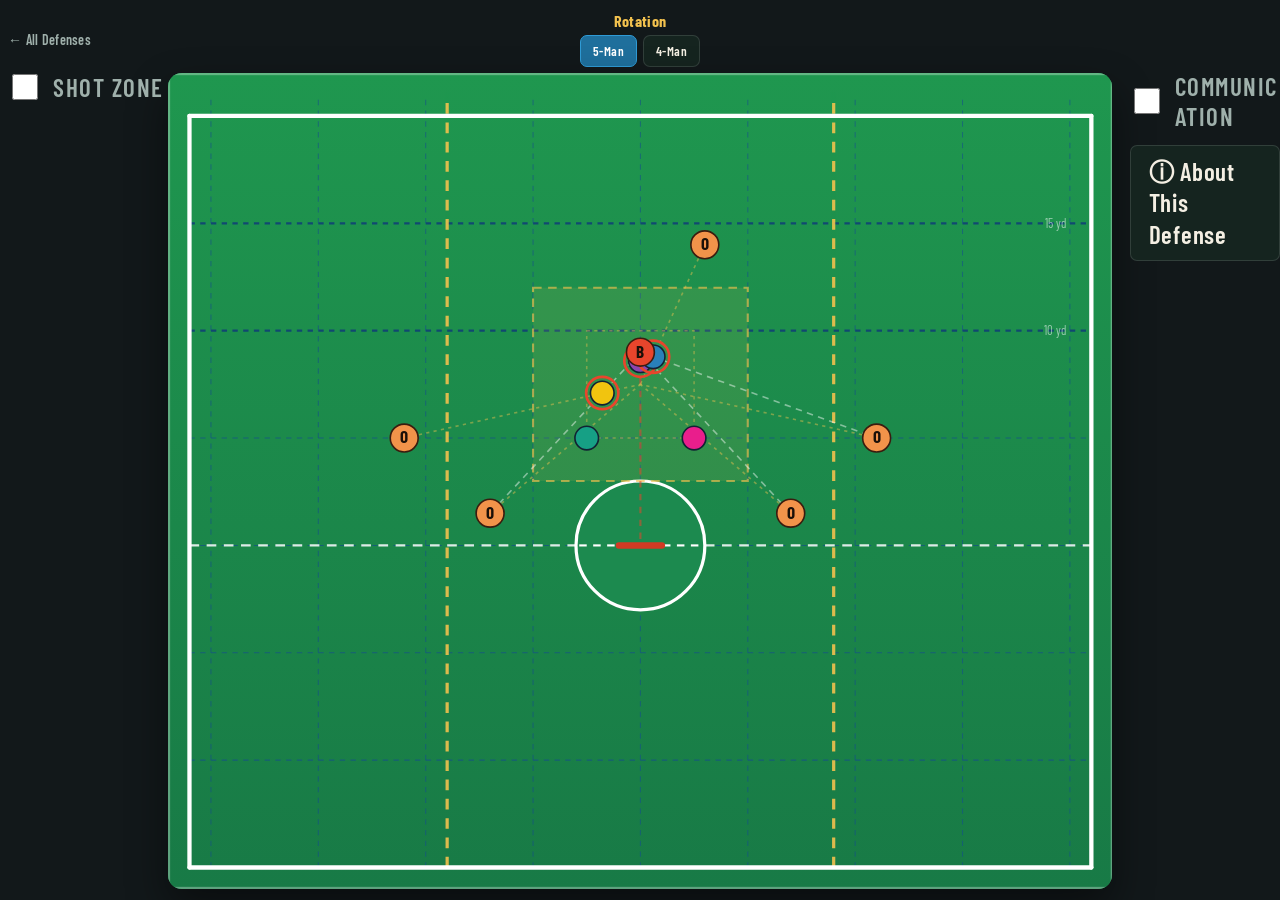
<file: rotation.html>
<!DOCTYPE html>
<html lang="en">
<head>
<meta charset="UTF-8">
<meta name="viewport" content="width=device-width, initial-scale=1.0">
<title>Rotation - Defense Trainer</title>
<link rel="stylesheet" href="shared/style.css">
<style>
  .mode-toggle{ display:inline-flex; gap:6px; }
  .mode-toggle button{ padding:7px 12px; font-size:13px; }
  .mode-toggle button.active{ background:var(--def-dark); border-color:var(--def); color:#fff; }
</style>
</head>
<body>

<div class="app-minimal">
  <div class="field-card">
    <div class="field-title-row">
      <a href="index.html" class="back-link">&larr; All Defenses</a>
      <span class="scheme-label-stack">
        <span class="scheme-label">Rotation</span>
        <span class="status mode-toggle">
          <button class="ctl active" id="mode5Btn">5-Man</button>
          <button class="ctl" id="mode4Btn">4-Man</button>
        </span>
      </span>
      <span></span>
    </div>
    <svg id="field" viewBox="0 0 880 760" xmlns="http://www.w3.org/2000/svg"></svg>
  </div>
  <div class="side-controls side-controls-left" id="leftControls">
    <label class="comm-toggle">
      <input type="checkbox" id="shotZoneToggle">
      <span>Shot Zone</span>
    </label>
  </div>
  <div class="side-controls side-controls-right" id="rightControls">
    <label class="comm-toggle">
      <input type="checkbox" id="commToggle">
      <span>Communication</span>
    </label>
    <button class="ctl info-toggle" id="infoToggle">&#9432; About This Defense</button>
  </div>
  <div class="info-panel" id="infoPanel">
    <div class="info-content" id="infoContent"></div>
    <div class="info-nav">
      <button id="infoPrev" aria-label="Previous">&larr; Back</button>
      <span class="info-page-indicator" id="infoPageIndicator">1 / 1</span>
      <button id="infoNext" aria-label="Next">Next &rarr;</button>
    </div>
  </div>
</div>

<script src="shared/defense-engine.js"></script>
<script>
(function(){
  const h = DefenseEngine.helpers;
  const { GOAL, INNER_BOX, PAINT } = h;

  // ---------------- mode state ----------------
  // 5-man = one man down, 4-man = two men down. Both share the same on-ball/adjacent/
  // help role structure; 4-man just has a single help defender instead of two, since
  // there's one fewer body to cover the leftover attackers.
  let mode = '5man'; // '5man' | '4man'
  function defenderCountForMode(){ return mode === '5man' ? 5 : 4; }

  // Fixed token colors - color always stays with the physical token, never with a role,
  // same principle as Box and 1.
  const ROLE_COLORS = ['#8e44ad', '#2980b9', '#e91e8c', '#16a085', '#f1c40f']; // onball,cw1,ccw1,cwHelp/ccwHelp...
  // Reassigned per-render based on seat, see computeDefenders.

  // ---------------- persistent seat state ----------------
  // tokenRing[i] = the token occupying seat i. Seats are fixed positions in a circle
  // that NEVER reorder relative to each other - only which seat currently counts as
  // "on ball" (onBallSeat) moves, exactly like turning a wheel: neighbors never change,
  // the wheel just spins to bring a different spoke to the top.
  let tokenRing = [0, 1, 2, 3, 4];
  let onBallSeat = 0;
  // The most recently computed seat -> position mapping, kept around specifically to
  // break skip-pass ties by actual physical proximity rather than an arbitrary
  // clockwise default - see shiftSeatsForPass.
  let lastSeatPositions = [];

  function resetRotationState(){
    tokenRing = Array.from({length: defenderCountForMode()}, (_, i) => i);
    onBallSeat = 0;
    lastSeatPositions = [];
  }

  // ---------------- ring helpers (attacker-side geometry) ----------------
  // Build the ring of [ball carrier + every off-ball, non-paint attacker], sorted by
  // angle around the goal. Used to find the next/second-next attacker in each
  // direction for the adjacent defenders' skip-line geometry.
  function buildOffenseRing(offense, ballIndex){
    const owners = [ballIndex];
    const points = [offense[ballIndex]];
    offense.forEach((a, i) => {
      if(i !== ballIndex && !h.inPaint(a)){ owners.push(i); points.push(a); }
    });
    const order = owners.map((o, idx) => ({ o, a: h.angleAroundGoal(points[idx]) }));
    order.sort((x, y) => x.a - y.a);
    return order;
  }
  function ringNeighborOffenseIndex(offense, ballIndex, k){
    const order = buildOffenseRing(offense, ballIndex);
    const n = order.length;
    const pos = order.findIndex(e => e.o === ballIndex);
    if(pos === -1 || n < 2) return null;
    const targetPos = ((pos + k) % n + n) % n;
    if(targetPos === pos) return null;
    return order[targetPos].o;
  }

  // ---------------- adjacent defender geometry ----------------
  function lineIntersect(p1, p2, p3, p4){
    const d1x = p2.x - p1.x, d1y = p2.y - p1.y;
    const d2x = p4.x - p3.x, d2y = p4.y - p3.y;
    const denom = d1x * d2y - d1y * d2x;
    if(Math.abs(denom) < 1e-6) return null;
    const t = ((p3.x - p1.x) * d2y - (p3.y - p1.y) * d2x) / denom;
    // u is the SAME intersection's position along the second line (p3->p4): u=0 is
    // p3, u=1 is p4. Needed so the adjacent defender can be kept from ever sliding
    // past his own man along that line - see the u>1 check below.
    const u = (d1y * (p3.x - p1.x) - d1x * (p3.y - p1.y)) / denom;
    return { x: p1.x + t * d1x, y: p1.y + t * d1y, t, u };
  }

  const PAINT_CENTER = { x: 0, y: h.paintMidY };

  // Liang-Barsky segment-vs-rectangle clipping: finds where a segment from an outside
  // point toward an inside point first crosses into the paint's boundary. Used for the
  // "skip pass is unrealistic" fallback below - the defender denies right at the edge
  // of the paint along his own man's line to the center, rather than following a skip
  // line to a target that was never a real threat.
  function segmentEntersPaintAt(from, to){
    const xMin = -PAINT.xHalf, xMax = PAINT.xHalf, yMin = PAINT.yNear, yMax = PAINT.yFar;
    const dx = to.x - from.x, dy = to.y - from.y;
    let t0 = 0, t1 = 1;
    function clip(p, q){
      if(Math.abs(p) < 1e-9) return q >= 0;
      const r = q / p;
      if(p < 0){ if(r > t1) return false; if(r > t0) t0 = r; }
      else     { if(r < t0) return false; if(r < t1) t1 = r; }
      return true;
    }
    if(!clip(-dx, from.x - xMin)) return null;
    if(!clip(dx, xMax - from.x)) return null;
    if(!clip(-dy, from.y - yMin)) return null;
    if(!clip(dy, yMax - from.y)) return null;
    return { x: from.x + dx * t0, y: from.y + dy * t0 };
  }

  // Named separately from the on-ball defender's radius cap below - these read the
  // same "15 yards" at a glance but are NOT the same shape. This one is a plain
  // y-coordinate (a horizontal line, like the 15-yard grid line drawn on the field),
  // not a straight-line distance from goal. A wide attacker at (10,15) sits exactly
  // on this line despite being ~18 yards from goal by straight-line distance; a
  // radius check at 15 would already have excluded him well before he got there.
  const SKIP_TARGET_DEPTH_CAP = 15;

  // The adjacent defender normally stands on the skip line from the ball straight to
  // the second-next attacker in his direction, shaded toward wherever the line from
  // the CENTER OF THE PAINT to his own direct man crosses that skip line. Passes
  // travel through the air, so the skip line is free to pass over the paint - there's
  // no rule against the resulting position landing inside it. He abandons the
  // skip-line construction entirely and instead sits where his own man's line to the
  // center of the paint first crosses the paint's edge only when: the skip target is
  // below GLE, or above the 15-yard depth line (SKIP_TARGET_DEPTH_CAP) - neither is a
  // real scoring threat worth shading toward - or when the pure geometric
  // intersection doesn't actually fall on the real skip segment at all (the two lines
  // can easily cross well outside it for plenty of ordinary-looking formations). Same
  // fallback every time - not a separate ad-hoc approximation for each case - so his
  // position always corresponds to one of the two actual described rules, never an
  // unrelated blend. Both depth checks apply only to the skip target, never to his
  // own man. He never plays below the bottom of the paint - that floor only applies
  // off-ball; the on-ball defender is exempt.
  //
  // He's also never allowed to slide PAST his own man on that reference line, out
  // beyond him and farther from goal - that would mean abandoning proximity to the
  // real, standing threat (his actual man) purely to sit on a skip lane, leaving that
  // man wide open and closer to the crease than the defender covering him. If the
  // pure intersection would require that, he holds at his own man's position
  // instead - the farthest out this construction ever allows him to go.
  function paintEdgeFallback(ownManPos){
    const edge = segmentEntersPaintAt(ownManPos, PAINT_CENTER);
    if(edge) return { x: edge.x, y: Math.max(edge.y, PAINT.yNear) };
    const p = h.lerp(ownManPos, PAINT_CENTER, 0.4); // rare fallback if no crossing found
    return { x: p.x, y: Math.max(p.y, PAINT.yNear) };
  }
  function adjacentTarget(ballPos, ownManPos, secondPos){
    const skipIsUnrealistic = !secondPos || secondPos.y < 0 || secondPos.y > SKIP_TARGET_DEPTH_CAP;
    if(skipIsUnrealistic) return paintEdgeFallback(ownManPos);

    const hit = lineIntersect(ballPos, secondPos, PAINT_CENTER, ownManPos);
    if(!hit || hit.t < 0 || hit.t > 1){
      // The geometric intersection doesn't fall on the actual ball-to-skip-target
      // segment - the same underlying problem as the explicit "unrealistic" cases
      // above, just caught here instead of by those specific checks. Same fallback.
      return paintEdgeFallback(ownManPos);
    }
    if(hit.u > 1){
      // The intersection is real and on the skip segment, but it would require
      // standing beyond his own man - hold near his own man instead, the farthest
      // out this construction ever allows. Shaded slightly back toward the paint's
      // center (the same reference line this whole construction already uses) rather
      // than sitting exactly on his own man's coordinates, so the two tokens stay
      // visually distinguishable instead of one completely hiding the other.
      const off = tightCoverageOffset(ownManPos, PAINT_CENTER);
      return { x: off.x, y: Math.max(off.y, PAINT.yNear) };
    }
    if(hit.u < 0){
      // Symmetric guard on the other end - never pulled past the paint's center
      // either, back toward or beyond goal.
      return { x: PAINT_CENTER.x, y: Math.max(PAINT_CENTER.y, PAINT.yNear) };
    }
    const result = { x: ballPos.x + hit.t * (secondPos.x - ballPos.x), y: ballPos.y + hit.t * (secondPos.y - ballPos.y) };
    result.y = Math.max(result.y, PAINT.yNear);
    return result;
  }

  // ---------------- on-ball defender geometry ----------------
  // A straight-line RADIUS from goal (a leash) - confirmed directly: the on-ball
  // defender stays on a 15-yard leash above GLE and a 7-yard leash below, full
  // stop, regardless of how wide the ball is. Ignoring width entirely is what
  // distinguishes this from Box and 1's on-ball defender, who has a real angle
  // limit on top of his radius cap since a wide shot is genuinely a tougher shot -
  // Rotation has no such shot-angle concept, so no angle term here at all.
  const ON_BALL_RADIUS_CAP_FRONT = 15; // above GLE
  const ON_BALL_RADIUS_CAP_BACK = 7;   // below GLE
  // A small FIXED separation, not a percentage - guarantees the on-ball defender is
  // never standing exactly on top of the ball carrier, without the visible shortfall
  // a proportional shrink causes at typical distances (an earlier version of this
  // used a 12% proportional reduction, which pulled the defender a yard or more
  // short of where he should be - obvious once the shot-zone shading gave a visual
  // reference to compare against).
  const ON_BALL_MIN_GAP = 0.4;
  function onBallTarget(ball){
    const d = h.dist(ball, GOAL);
    if(d < 0.001) return { x: 0, y: 0 };
    const cap = ball.y >= 0 ? ON_BALL_RADIUS_CAP_FRONT : ON_BALL_RADIUS_CAP_BACK;
    const cappedR = Math.min(d, cap);
    const rc = Math.max(0, cappedR - ON_BALL_MIN_GAP);
    const scale = rc / d;
    return { x: ball.x * scale, y: ball.y * scale };
  }

  // ---------------- help defender geometry ----------------
  // Whoever's left over after ball + both adjacent defenders are accounted for gets
  // split between the help defender(s) by which side of the ball they sit on, going
  // around the goal. This used to run off the same ring buildOffenseRing produces for
  // the adjacent defenders' skip-line geometry - but that ring deliberately excludes
  // paint attackers (they don't have a stable ring position the way an outside
  // attacker does), which meant a paint attacker could never end up in either group
  // at all, and the dangerous-attacker priority below could never see him. Computed
  // directly off each attacker's own angle around the goal instead, so it works
  // identically for outside and paint attackers alike.
  function helpAssignments(offense, ballIndex, cw1Idx, ccw1Idx){
    const ballAngle = h.angleAroundGoal(offense[ballIndex]);
    const cwGroup = [], ccwGroup = [];
    offense.forEach((a, i) => {
      if(i === ballIndex || i === cw1Idx || i === ccw1Idx) return;
      let diff = h.angleAroundGoal(a) - ballAngle;
      while(diff <= -Math.PI) diff += 2*Math.PI;
      while(diff > Math.PI) diff -= 2*Math.PI;
      if(diff >= 0) cwGroup.push(i); else ccwGroup.push(i);
    });
    return { cwGroup, ccwGroup };
  }
  function clampToInnerBox(pt){
    return { x: h.clamp(pt.x, -INNER_BOX.xHalf, INNER_BOX.xHalf), y: h.clamp(pt.y, INNER_BOX.yNear, INNER_BOX.yFar) };
  }

  // Same "off their hip" formula man-to-man's paint rule uses, generalized to take
  // any reference point to shade toward (man-to-man always shades toward the ball;
  // the adjacent-defender fallback below shades toward the paint's center instead,
  // matching its own already-established reference line) - so every place in this
  // tool that needs "stand right next to X without literally standing on X" produces
  // the same, consistent-looking gap.
  const TIGHT_COVERAGE_DIST = 1.1; // yd
  function tightCoverageOffset(fromPos, towardPos){
    const d = h.dist(fromPos, towardPos);
    if(d < 0.05) return { x: fromPos.x, y: fromPos.y };
    const dir = { x: (towardPos.x-fromPos.x)/d, y: (towardPos.y-fromPos.y)/d };
    const off = Math.min(TIGHT_COVERAGE_DIST, d*0.45);
    return { x: fromPos.x + dir.x*off, y: fromPos.y + dir.y*off };
  }

  // A help defender's group is usually harmless enough that a plain centroid, kept
  // inside a small safe box in the middle of the paint, is a perfectly good default.
  // But if one of his assigned attackers is actually standing in the paint - a real,
  // immediate scoring threat - he abandons that default and fully commits to tightly
  // covering that attacker instead, the same way man-to-man would, even if it leaves
  // another (harmless) attacker in his group totally uncovered. If more than one of
  // his attackers is in the paint at once, he splits the difference between just
  // those dangerous ones - same idea as Box and 1's inside defender when its paint
  // has more than one occupant - rather than diluting toward the group's harmless
  // members too.
  function helpTarget(offense, ball, indices, fallbackX){
    if(indices.length === 0) return clampToInnerBox({ x: fallbackX, y: h.paintMidY });
    const dangerous = indices.filter(i => h.inPaint(offense[i]));
    if(dangerous.length === 1){
      return tightCoverageOffset(offense[dangerous[0]], ball);
    }
    if(dangerous.length > 1){
      const sum = dangerous.reduce((s,i) => ({x:s.x+offense[i].x, y:s.y+offense[i].y}), {x:0,y:0});
      return { x: sum.x/dangerous.length, y: Math.max(sum.y/dangerous.length, PAINT.yNear) };
    }
    const sum = indices.reduce((s, i) => ({ x: s.x + offense[i].x, y: s.y + offense[i].y }), { x: 0, y: 0 });
    return clampToInnerBox({ x: sum.x / indices.length, y: sum.y / indices.length });
  }

  // ---------------- seat shifting on pass ----------------
  // A pass is the only thing that moves the wheel. Dragging the current carrier around
  // never reassigns seats - only a genuine change of ball possession does, and by
  // exactly as many ring-hops as the ball itself moved (in whichever direction is
  // shorter), so the defenders' fixed relative order is preserved no matter how far
  // around the formation the ball jumps.
  //
  // The ring used for counting hops always includes the old and new ball carriers
  // regardless of paint status (both endpoints have to be resolvable), but every OTHER
  // attacker only counts if they're outside the paint - matching the same "clock
  // fashion, paint attackers don't count" rule used for RIGHT/LEFT/TWO. Using a
  // different ring here would let a skip pass shift seats by an amount that doesn't
  // match what's actually labeled on screen.
  function buildHopRing(offense, oldBallIndex, newBallIndex){
    const owners = [oldBallIndex];
    const points = [offense[oldBallIndex]];
    offense.forEach((a, i) => {
      if(i === oldBallIndex) return;
      if(i === newBallIndex || !h.inPaint(a)){ owners.push(i); points.push(a); }
    });
    const order = owners.map((o, idx) => ({ o, a: h.angleAroundGoal(points[idx]) }));
    order.sort((x, y) => x.a - y.a);
    return order;
  }
  function shiftSeatsForPass(offense, oldBallIndex, newBallIndex){
    const ring = buildHopRing(offense, oldBallIndex, newBallIndex);
    const n = ring.length;
    const oldPos = ring.findIndex(e => e.o === oldBallIndex);
    const newPos = ring.findIndex(e => e.o === newBallIndex);
    if(oldPos === -1 || newPos === -1 || n < 2) return;
    const cwHops = ((newPos - oldPos) % n + n) % n;
    const ccwHops = ((oldPos - newPos) % n + n) % n;
    const seatCount = defenderCountForMode();

    // A genuine tie (the new ball carrier is exactly as many clock-hops away in each
    // direction) only creates real ambiguity in the 5-man version, where the two
    // "TWO" defenders are distinct seats. Break it by whichever of them is actually
    // standing closer to the new ball carrier right now, not an arbitrary clockwise
    // default - that's who realistically slides over to pick him up.
    if(cwHops === ccwHops && cwHops > 0 && seatCount === 5 && lastSeatPositions.length === 5){
      const newBallPos = offense[newBallIndex];
      const cwCandidateSeat  = ((onBallSeat + cwHops) % seatCount + seatCount) % seatCount;
      const ccwCandidateSeat = ((onBallSeat - cwHops) % seatCount + seatCount) % seatCount;
      const dCw  = h.dist(lastSeatPositions[cwCandidateSeat],  newBallPos);
      const dCcw = h.dist(lastSeatPositions[ccwCandidateSeat], newBallPos);
      onBallSeat = (dCw <= dCcw) ? cwCandidateSeat : ccwCandidateSeat;
      return;
    }

    const delta = (cwHops <= ccwHops) ? cwHops : -ccwHops;
    onBallSeat = ((onBallSeat + delta) % seatCount + seatCount) % seatCount;
  }

  // ---------------- main computation ----------------
  function computeRotation(offense, ballIndex){
    const ball = offense[ballIndex];
    const seatCount = defenderCountForMode();
    const cw1SeatIdx  = (onBallSeat + 1) % seatCount;
    const ccw1SeatIdx = (onBallSeat - 1 + seatCount) % seatCount;

    const cw1Idx  = ringNeighborOffenseIndex(offense, ballIndex, 1);
    const ccw1Idx = ringNeighborOffenseIndex(offense, ballIndex, -1);
    const cw2Idx  = ringNeighborOffenseIndex(offense, ballIndex, 2);
    const ccw2Idx = ringNeighborOffenseIndex(offense, ballIndex, -2);

    const onBallPos  = onBallTarget(ball);
    const cw1Pos  = cw1Idx  !== null ? adjacentTarget(ball, offense[cw1Idx],  cw2Idx  !== null ? offense[cw2Idx]  : null) : onBallPos;
    const ccw1Pos = ccw1Idx !== null ? adjacentTarget(ball, offense[ccw1Idx], ccw2Idx !== null ? offense[ccw2Idx] : null) : onBallPos;

    const seatPos  = new Array(seatCount);
    const seatCall = new Array(seatCount);
    seatPos[onBallSeat] = onBallPos;  seatCall[onBallSeat] = 'BALL';
    seatPos[cw1SeatIdx]  = cw1Pos;    seatCall[cw1SeatIdx]  = 'RIGHT';
    seatPos[ccw1SeatIdx] = ccw1Pos;   seatCall[ccw1SeatIdx] = 'LEFT';

    if(seatCount === 5){
      const cw2SeatIdx  = (onBallSeat + 2) % seatCount;
      const ccw2SeatIdx = (onBallSeat - 2 + seatCount) % seatCount;
      const { cwGroup, ccwGroup } = helpAssignments(offense, ballIndex, cw1Idx, ccw1Idx);
      seatPos[cw2SeatIdx]  = helpTarget(offense, ball, cwGroup, INNER_BOX.xHalf * 0.5);
      seatPos[ccw2SeatIdx] = helpTarget(offense, ball, ccwGroup, -INNER_BOX.xHalf * 0.5);
      seatCall[cw2SeatIdx] = 'TWO';
      seatCall[ccw2SeatIdx] = 'TWO';
    } else {
      // 4-man: only one seat left, and it's equidistant (2 hops) from onBallSeat in
      // both directions on a 4-seat ring, so there's exactly one remaining seat.
      const helpSeatIdx = (onBallSeat + 2) % seatCount;
      const allOther = offense.map((a, i) => i).filter(i => i !== ballIndex && i !== cw1Idx && i !== ccw1Idx);
      seatPos[helpSeatIdx] = helpTarget(offense, ball, allOther, 0);
      seatCall[helpSeatIdx] = 'TWO';
    }

    // Map seats -> tokens -> render entries, keeping color fixed to token identity.
    const result = [];
    for(let seat = 0; seat < seatCount; seat++){
      const token = tokenRing[seat];
      result[token] = {
        pos: seatPos[seat],
        engaged: (seat === onBallSeat || seat === cw1SeatIdx || seat === ccw1SeatIdx),
        color: ROLE_COLORS[token],
        call: seatCall[seat]
      };
    }
    lastSeatPositions = seatPos.slice();
    return result;
  }

  const engine = DefenseEngine.init({
    initialOffense: [
      {x:0,   y:9},
      {x:-11, y:5},
      {x:11,  y:5},
      {x:-7,  y:1.5},
      {x:7,   y:1.5},
      {x:3,   y:14}
    ],
    initialBallIndex: 0,
    attackerCount: { adjustable: false }, // fixed 6 offense; it's the defense that's short
    alwaysSmoothMovement: true, // the whole defense reshapes on every pass - smooth
                                 // gliding reads much better here than some tokens
                                 // snapping instantly while others ease into place

    onReset(){
      resetRotationState();
    },
    onPass(newIdx, offense, ballIndex){
      shiftSeatsForPass(offense, ballIndex, newIdx);
    },
    computeDefenders(offense, ballIndex){
      return computeRotation(offense, ballIndex);
    },

    // Teaching/debug overlay: shows the actual geometry the defense is reasoning
    // from, so it's easy to check the rules are being applied correctly by eye.
    //   - White dashed lines: the skip pass from the ball to every non-adjacent,
    //     off-ball attacker outside the paint (cw1/ccw1's own men are excluded,
    //     since those aren't "skip" passes - they're the direct next pass).
    //   - Gold dashed lines: every off-ball, outside-paint attacker back to the
    //     center of the paint - the same anchor point the adjacent defenders use
    //     instead of the goal.
    drawLanes(laneLayer, defenders, offense, ballIndex){
      const ball = offense[ballIndex];
      const cw1Idx = ringNeighborOffenseIndex(offense, ballIndex, 1);
      const ccw1Idx = ringNeighborOffenseIndex(offense, ballIndex, -1);
      const ballPx = h.toPx(ball);
      const centerPx = h.toPx(PAINT_CENTER);

      offense.forEach((a, i) => {
        if(i === ballIndex || h.inPaint(a)) return;
        const aPx = h.toPx(a);

        laneLayer.appendChild(h.el('line', {
          x1: aPx.x, y1: aPx.y, x2: centerPx.x, y2: centerPx.y,
          stroke: 'rgba(242,193,78,0.45)', 'stroke-width': 1.5, 'stroke-dasharray': '3 4'
        }));

        if(i !== cw1Idx && i !== ccw1Idx){
          laneLayer.appendChild(h.el('line', {
            x1: ballPx.x, y1: ballPx.y, x2: aPx.x, y2: aPx.y,
            stroke: 'rgba(255,255,255,0.45)', 'stroke-width': 1.5, 'stroke-dasharray': '6 5'
          }));
        }
      });
    }
  });

  // ---------------- mode toggle ----------------
  const mode5Btn = document.getElementById('mode5Btn');
  const mode4Btn = document.getElementById('mode4Btn');
  function setMode(newMode){
    mode = newMode;
    mode5Btn.classList.toggle('active', mode === '5man');
    mode4Btn.classList.toggle('active', mode === '4man');
    // computeDefenders reads `mode` live and the engine already resizes defender
    // tokens to match whatever length it returns - we just need offense/ball reset
    // to the initial formation and a fresh render.
    engine.reset();
  }
  mode5Btn.addEventListener('click', () => setMode('5man'));
  mode4Btn.addEventListener('click', () => setMode('4man'));

  // ---------------- info panel: compact, one bullet at a time ----------------
  const INFO_SLIDES = [
    "A man-down defense &mdash; you're short a defender (5-man) or two (4-man), so instead of honest coverage, everyone holds a spot on an imaginary circle around the goal and the whole shape reshapes on <i>every single pass</i>, not just occasionally.",
    "<b>On-ball defender:</b> plays the ball directly, capped at 15 yards from the goal and 7 yards out below GLE from the goal.",
    "<b>The adjacent defenders:</b> should be between the off-ball offensive player adjacent to the ball carrier and the goal, while also being in the skip lane to the player 2 passes away from the ball carrier. You are looking to deny the skip pass. They ignore the skip lane assignment only if it's not a real threat: the off-ball offensive player is below GLE, or more than 15 yards above GLE (this is different than 15 yards from the goal).",
    "<b>TWOs are the defenders farthest from the ball</b> &mdash; two guys in the 5-man version, one in the 4-man &mdash; collapses to the middle to help inside the paint, while splitting up whoever's uncovered outside the paint. On a skip pass the <b>TWO</b> closest to where the ball was thrown will play the ball.",
    "<b>The wheel:</b> everyone's position relative to each other never changes &mdash; same neighbor to your left and right no matter what. Only the \"who's on ball\" spot spins around that fixed wheel as the ball moves.",
    "<b>Communication:</b> BALL/RIGHT/LEFT/TWO again, no <b>HOT</b> &mdash; same reasoning as Box and 1, nobody has individual paint responsibility here either and are not sliding from the paint."
  ];
  const infoToggle = document.getElementById('infoToggle');
  const infoPanel = document.getElementById('infoPanel');
  const infoContent = document.getElementById('infoContent');
  const infoPrev = document.getElementById('infoPrev');
  const infoNext = document.getElementById('infoNext');
  const infoPageIndicator = document.getElementById('infoPageIndicator');
  let infoIndex = 0;

  function renderInfoSlide(){
    infoContent.innerHTML = INFO_SLIDES[infoIndex];
    infoPageIndicator.textContent = (infoIndex + 1) + ' / ' + INFO_SLIDES.length;
    infoPrev.disabled = infoIndex === 0;
    infoNext.disabled = infoIndex === INFO_SLIDES.length - 1;
  }
  infoPrev.addEventListener('click', () => { if(infoIndex > 0){ infoIndex--; renderInfoSlide(); } });
  infoNext.addEventListener('click', () => { if(infoIndex < INFO_SLIDES.length - 1){ infoIndex++; renderInfoSlide(); } });

  // Positioned via JS to sit just to the right of the field's ACTUAL rendered box -
  // not a guess based on layout, the real measured position - and kept outside
  // field-card in the DOM entirely, so the engine's fit-to-container sizing never
  // sees it and the field never shrinks when this opens. Clamped so it can't run off
  // the right edge of the window on a narrower laptop screen.
  function positionInfoPanel(){
    const svgRect = document.getElementById('field').getBoundingClientRect();
    const gap = 16, rightMargin = 8;
    // Derive the panel's width from whatever space is actually available next to
    // the field, rather than picking one fixed value that's a compromise on some
    // window sizes and wasted space on others - clamped to a sensible readable
    // range (150-260px) so it's never uselessly narrow or absurdly wide.
    const availableSlack = window.innerWidth - svgRect.right - gap - rightMargin;
    const panelWidth = Math.max(150, Math.min(260, availableSlack));
    infoPanel.style.width = panelWidth + 'px';
    infoPanel.style.left = (svgRect.right + gap) + 'px';
    // Sits directly below the Communication/About-This-Defense control stack on the
    // right side, not at the very top of the field, so it never overlaps them.
    const topOffset = svgRect.top + rightControls.offsetHeight + gap;
    infoPanel.style.top = topOffset + 'px';

    // Height is fixed to fit the TALLEST bullet at this width, plus a little
    // breathing room - not matched to the field's (much taller) height. That way
    // every bullet fits the same box, so paging through never resizes the panel,
    // without leaving a lot of empty space under the shorter ones either. Has to be
    // re-measured whenever the width changes, since narrower text wraps into more
    // lines and needs more height.
    const savedHTML = infoContent.innerHTML;
    infoPanel.style.height = 'auto';
    let tallest = 0;
    INFO_SLIDES.forEach(slide => {
      infoContent.innerHTML = slide;
      tallest = Math.max(tallest, infoPanel.offsetHeight);
    });
    infoContent.innerHTML = savedHTML;
    const maxAvailable = svgRect.top + svgRect.height - topOffset;
    const finalHeight = Math.min(tallest + 36, maxAvailable);
    infoPanel.style.height = finalHeight + 'px';
  }

  // The Shot Zone toggle (left) and the Communication/About-This-Defense stack
  // (right) are positioned the same way as the info panel - measured against the
  // field's real box, kept outside field-card's layout entirely, so none of this
  // ever affects the field's own size. Unlike the info panel these are always
  // visible, so they're positioned immediately on load, not just when toggled.
  const leftControls = document.getElementById('leftControls');
  const rightControls = document.getElementById('rightControls');
  function positionSideControls(){
    const svgRect = document.getElementById('field').getBoundingClientRect();
    const gap = 16, margin = 8;

    // Right stack's width is derived from the same available-slack calculation the
    // info panel already uses, for the same reason: a fixed width is a compromise
    // on some window sizes and an overflow risk on others. Without this, "About
    // This Defense" at double size is wide enough to run off the right edge of the
    // window on a fairly ordinary laptop width - confirmed by testing, not a
    // hypothetical. Text wraps onto a second line instead of overflowing.
    const rightSlack = window.innerWidth - svgRect.right - gap - margin;
    const rightWidth = Math.max(150, Math.min(260, rightSlack));
    rightControls.style.width = rightWidth + 'px';
    rightControls.style.left = (svgRect.right + gap) + 'px';
    rightControls.style.top = svgRect.top + 'px';

    const leftWidth = leftControls.offsetWidth;
    leftControls.style.left = Math.max(margin, svgRect.left - leftWidth - gap) + 'px';
    leftControls.style.top = svgRect.top + 'px';
  }

  infoToggle.addEventListener('click', () => {
    infoPanel.classList.toggle('open');
    if(infoPanel.classList.contains('open')){
      infoIndex = 0;
      renderInfoSlide();
      positionInfoPanel();
    }
  });
  window.addEventListener('resize', () => {
    positionSideControls();
    if(infoPanel.classList.contains('open')) positionInfoPanel();
  });
  positionSideControls();
})();
</script>
</body>
</html>
</file>
<file: shared/style.css>
@import url('https://fonts.googleapis.com/css2?family=Barlow+Condensed:wght@500;600;700;800&family=Barlow:wght@400;500;600&display=swap');

:root{
  --turf:#1c8a4f;
  --turf-dark:#187a46;
  --ink:#12181a;
  --panel:#0f1a17;
  --panel-2:#15241f;
  --line-white:rgba(255,255,255,0.92);
  --hash:#f2c14e;
  --ball:#e8452c;
  --ball-dark:#b8331f;
  --off:#f2934a;
  --off-dark:#c96e2b;
  --def:#2f9bd6;
  --def-dark:#1f6f9c;
  --paper:#f4efe3;
  --muted:#9fb0ab;
}

*{box-sizing:border-box;}
html,body{
  margin:0; padding:0; height:100%;
  background:var(--ink);
  color:var(--paper);
  font-family:'Barlow', sans-serif;
}

/* ---------- trainer pages ---------- */
.app-minimal{
  display:flex;
  height:100vh;
  align-items:center;
  justify-content:center;
  padding:8px;
  overflow:hidden;
}
.app-minimal .field-card{
  width:100%;
  max-width:1500px;
  display:flex;
  flex-direction:column;
  align-items:center;
  max-height:100%;
}
.field-card .field-title-row{ width:100%; }

.attacker-counter{
  display:inline-flex;
  align-items:center;
  gap:9px;
}
.scheme-label-stack{
  display:flex;
  flex-direction:column;
  align-items:center;
  gap:5px;
}
.scheme-label-stack .attacker-counter{
  font-family:'Barlow Condensed', sans-serif;
  font-size:13px;
  color:var(--muted);
  letter-spacing:0.02em;
}
.scheme-label-stack .attacker-counter b{ color:var(--hash); }
button.ctl.round{
  width:26px;
  height:26px;
  padding:0;
  border-radius:50%;
  display:inline-flex;
  align-items:center;
  justify-content:center;
  font-size:16px;
  line-height:1;
  font-weight:700;
}

button.ctl{
  font-family:'Barlow Condensed', sans-serif;
  font-weight:600;
  letter-spacing:0.03em;
  font-size:14px;
  background:var(--panel-2);
  color:var(--paper);
  border:1px solid rgba(255,255,255,0.12);
  border-radius:7px;
  padding:9px 14px;
  cursor:pointer;
  transition:background 0.15s ease, transform 0.1s ease;
}
button.ctl:hover{ background:#1c2f28; }
button.ctl:active{ transform:scale(0.97); }
button.ctl:disabled{ opacity:0.35; cursor:not-allowed; }

.field-title-row{
  display:grid;
  grid-template-columns: 1fr auto 1fr;
  align-items:center;
  margin-bottom:6px;
}
.field-title-row .status{
  font-family:'Barlow Condensed', sans-serif;
  font-size:14px;
  color:var(--muted);
  letter-spacing:0.02em;
  justify-self:end;
}
.field-title-row .status b{ color:var(--hash); }

.back-link{
  font-family:'Barlow Condensed', sans-serif;
  font-size:14px;
  font-weight:600;
  color:var(--muted);
  text-decoration:none;
  letter-spacing:0.02em;
  justify-self:start;
}
.back-link:hover{ color:var(--paper); }

.comm-toggle{
  display:inline-flex;
  align-items:center;
  gap:7px;
  font-family:'Barlow Condensed', sans-serif;
  font-size:12.5px;
  font-weight:600;
  letter-spacing:0.06em;
  text-transform:uppercase;
  color:var(--muted);
  cursor:pointer;
  user-select:none;
}
.comm-toggle input{ accent-color:var(--def); width:15px; height:15px; cursor:pointer; }

.info-toggle{
  font-size:12.5px;
  padding:6px 12px;
}

/* Positioned via JS to sit just outside the field's left/right edges, at the actual
   measured position - same technique as the info panel, so opening or closing
   nothing here ever affects the field's own size. Font sizes doubled from the
   toolbar defaults (12.5px -> 25px) now that these have real room to breathe off to
   the side instead of competing for space in a cramped header row. */
.side-controls{
  position:fixed;
  z-index:15;
  display:flex;
  flex-direction:column;
  gap:14px;
}
.side-controls .comm-toggle{
  font-size:25px;
  gap:12px;
  white-space:normal;
}
.side-controls .comm-toggle span{
  min-width:0;
  flex:1 1 auto;
  overflow-wrap:break-word;
}
.side-controls .comm-toggle input{
  width:26px;
  height:26px;
  flex-shrink:0;
}
.side-controls .info-toggle{
  font-size:25px;
  padding:10px 18px;
  white-space:normal;
  text-align:left;
  line-height:1.25;
}
.side-controls-right{
  align-items:flex-start;
}
.side-controls-right .comm-toggle,
.side-controls-right .info-toggle{
  width:100%;
  box-sizing:border-box;
}

/* Side panel, positioned outside the field-card's layout entirely (via JS, matched
   to the field's actual rendered position) so opening it can never affect the
   field's own sizing - the field never shrinks. One bullet at a time, same as
   before, since it's still a fairly narrow column. */
.info-panel{
  display:none;
  position:fixed;
  /* width is set dynamically by JS, based on actual available space next to the
     field - see positionInfoPanel() in each page's script */
  background:var(--panel-2);
  border:1px solid rgba(255,255,255,0.14);
  border-radius:10px;
  padding:14px 16px;
  flex-direction:column;
  justify-content:space-between;
  gap:10px;
  z-index:20;
  box-shadow:0 14px 32px rgba(0,0,0,0.45);
}
.info-panel.open{ display:flex; }
.info-panel .info-content{
  font-size:13px;
  line-height:1.55;
  color:var(--paper);
  overflow-y:auto;
}
.info-panel .info-content b{ color:var(--hash); }
.info-panel .info-nav{
  display:flex;
  align-items:center;
  justify-content:space-between;
  flex-shrink:0;
  padding-top:10px;
  border-top:1px solid rgba(255,255,255,0.1);
}
.info-panel .info-nav button{
  background:none;
  border:1px solid rgba(255,255,255,0.22);
  color:var(--paper);
  border-radius:6px;
  padding:4px 11px;
  cursor:pointer;
  font-family:'Barlow Condensed', sans-serif;
  font-weight:600;
  font-size:12px;
}
.info-panel .info-nav button:hover:not(:disabled){ background:rgba(255,255,255,0.08); }
.info-panel .info-nav button:disabled{ opacity:0.3; cursor:not-allowed; }
.info-panel .info-page-indicator{
  font-size:11px;
  color:var(--muted);
  font-family:'Barlow Condensed', sans-serif;
  letter-spacing:0.03em;
}

.scheme-label{
  font-family:'Barlow Condensed', sans-serif;
  font-size:16px;
  font-weight:700;
  color:var(--hash);
  letter-spacing:0.02em;
  justify-self:center;
  white-space:nowrap;
}

svg#field{
  width:100%;
  height:auto;
  aspect-ratio: 880 / 760;
  display:block;
  border-radius:14px;
  box-shadow:0 18px 40px rgba(0,0,0,0.45);
  touch-action:none;
  cursor:default;
}

.token{ cursor:grab; touch-action:none; }
.token:active{ cursor:grabbing; }

.defender-token{
  transition: transform 0.2s ease-out;
}

.hint{
  margin-top:10px;
  font-size:12.5px;
  color:var(--muted);
  line-height:1.4;
  text-align:center;
}

/* ---------- homepage ---------- */
.home-wrap{
  min-height:100vh;
  display:flex;
  align-items:center;
  justify-content:center;
  padding:32px 20px;
}
.home-card{
  width:100%;
  max-width:760px;
}
.home-eyebrow{
  font-family:'Barlow Condensed', sans-serif;
  text-transform:uppercase;
  letter-spacing:0.18em;
  font-size:12px;
  color:var(--hash);
  font-weight:600;
  margin:0 0 8px;
}
.home-title{
  font-family:'Barlow Condensed', sans-serif;
  font-weight:800;
  font-size:40px;
  line-height:1.05;
  margin:0 0 14px;
  letter-spacing:-0.01em;
}
.home-lede{
  font-size:16px;
  line-height:1.6;
  color:var(--muted);
  margin:0 0 32px;
  max-width:56ch;
}

.coach-tips{
  position:fixed;
  top:24px;
  right:24px;
  max-width:280px;
  background:var(--panel-2);
  border:1px solid rgba(255,255,255,0.12);
  border-radius:12px;
  padding:16px 18px;
}
.coach-tips .tag{
  display:block;
  font-family:'Barlow Condensed', sans-serif;
  font-size:11px;
  font-weight:700;
  letter-spacing:0.06em;
  text-transform:uppercase;
  color:var(--hash);
  margin-bottom:10px;
}
.coach-tips ul{
  margin:0;
  padding-left:18px;
}
.coach-tips li{
  font-size:13px;
  line-height:1.5;
  color:var(--muted);
  margin-bottom:9px;
}
.coach-tips li:last-child{ margin-bottom:0; }
@media (max-width: 900px){
  .coach-tips{ position:static; max-width:100%; margin:0 0 24px; }
}

.scheme-grid{
  display:grid;
  grid-template-columns: 1fr 1fr;
  gap:14px;
}
@media (max-width: 560px){
  .scheme-grid{ grid-template-columns: 1fr; }
}
.scheme-card{
  display:block;
  background:var(--panel-2);
  border:1px solid rgba(255,255,255,0.1);
  border-radius:12px;
  padding:18px 20px;
  text-decoration:none;
  color:var(--paper);
  transition:background 0.15s ease, border-color 0.15s ease, transform 0.1s ease;
}
.scheme-card:hover{ background:#1c2f28; border-color:rgba(255,255,255,0.22); }
.scheme-card:active{ transform:scale(0.985); }
.scheme-card h2{
  font-family:'Barlow Condensed', sans-serif;
  font-size:20px;
  font-weight:700;
  margin:0 0 6px;
  letter-spacing:0.01em;
}
.scheme-card p{
  font-size:13.5px;
  line-height:1.5;
  color:var(--muted);
  margin:0;
}
.scheme-card.disabled{
  opacity:0.45;
  pointer-events:none;
}
.scheme-card .tag{
  display:inline-block;
  font-family:'Barlow Condensed', sans-serif;
  font-size:11px;
  font-weight:700;
  letter-spacing:0.06em;
  text-transform:uppercase;
  color:var(--hash);
  margin-bottom:6px;
}
</file>
